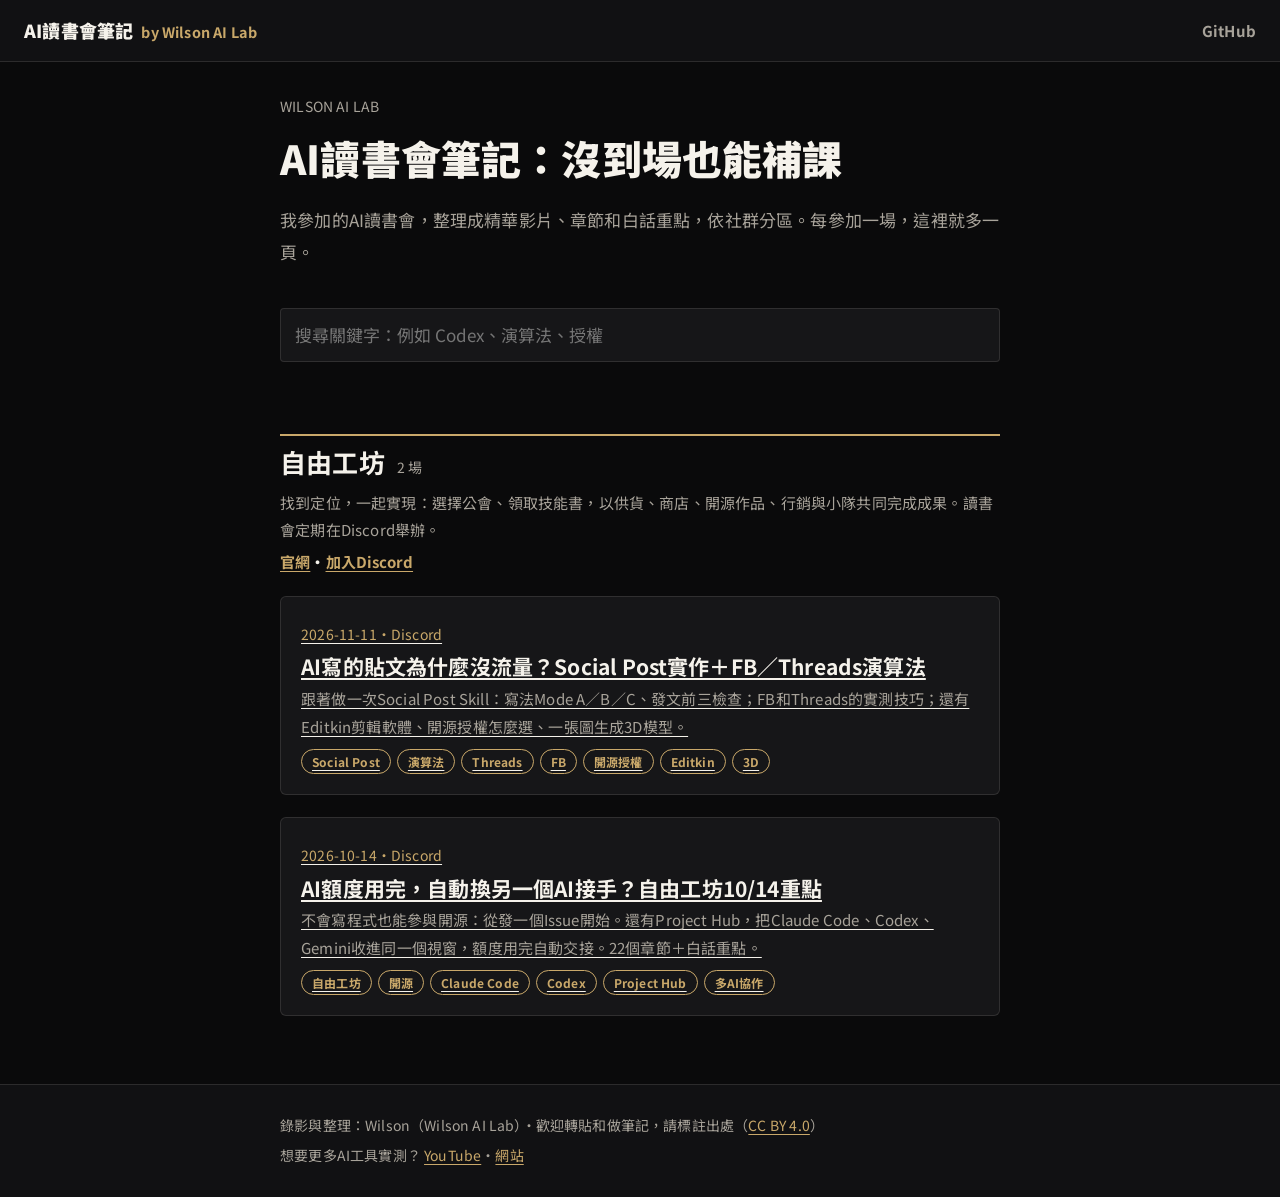
<file: docs/index.html>
<!doctype html>
<html lang="zh-Hant">
<head>
<meta charset="utf-8">
<meta name="viewport" content="width=device-width, initial-scale=1">
<title>AI讀書會筆記 by Wilson AI Lab</title>
<meta name="description" content="Wilson AI Lab整理的AI讀書會筆記：精華影片、章節與白話重點，依社群分區，每參加一場就累積一頁。講者以Discord名稱標示。">
<link rel="icon" type="image/png" href="img/favicon.png">
<link rel="apple-touch-icon" href="img/apple-touch-icon.png">
<link rel="canonical" href="https://wilsonaimaster.github.io/ai-study-club-archive/">
<meta property="og:type" content="website">
<meta property="og:site_name" content="AI讀書會筆記 by Wilson AI Lab">
<meta property="og:title" content="AI讀書會筆記 by Wilson AI Lab">
<meta property="og:description" content="Wilson AI Lab整理的AI讀書會筆記：精華影片、章節與白話重點，依社群分區，每參加一場就累積一頁。講者以Discord名稱標示。">
<meta property="og:url" content="https://wilsonaimaster.github.io/ai-study-club-archive/">
<meta property="og:image" content="https://wilsonaimaster.github.io/ai-study-club-archive/img/og-home.jpg">
<meta property="og:image:width" content="1200">
<meta property="og:image:height" content="630">
<meta property="og:locale" content="zh_TW">
<meta name="twitter:card" content="summary_large_image">
<meta name="twitter:title" content="AI讀書會筆記 by Wilson AI Lab">
<meta name="twitter:description" content="Wilson AI Lab整理的AI讀書會筆記：精華影片、章節與白話重點，依社群分區，每參加一場就累積一頁。講者以Discord名稱標示。">
<meta name="twitter:image" content="https://wilsonaimaster.github.io/ai-study-club-archive/img/og-home.jpg">
<link rel="stylesheet" href="style.css">
</head>
<body>
<header class="topbar">
  <a class="brand" href="./">AI讀書會筆記 <span>by Wilson AI Lab</span></a>
  <nav><a href="https://github.com/WilsonAImaster/ai-study-club-archive">GitHub</a></nav>
</header>
<main class="wrap">
<p class="eyebrow">WILSON AI LAB</p>
<h1>AI讀書會筆記：沒到場也能補課</h1>
<p class="lead">我參加的AI讀書會，整理成精華影片、章節和白話重點，依社群分區。每參加一場，這裡就多一頁。</p>
<input class="search" type="search" placeholder="搜尋關鍵字：例如 Codex、演算法、授權" data-search aria-label="搜尋紀錄">
<div data-stream-groups></div>
</main>
<footer class="site-footer" data-footer></footer>
<script src="site.js"></script>
<!-- Cloudflare Web Analytics --><script type='module' src='https://static.cloudflareinsights.com/beacon.min.js' data-cf-beacon='{"token": "fbad8f9c527c4fb58cd404a95f3060f7"}'></script><!-- End Cloudflare Web Analytics -->
</body>
</html>
</file>
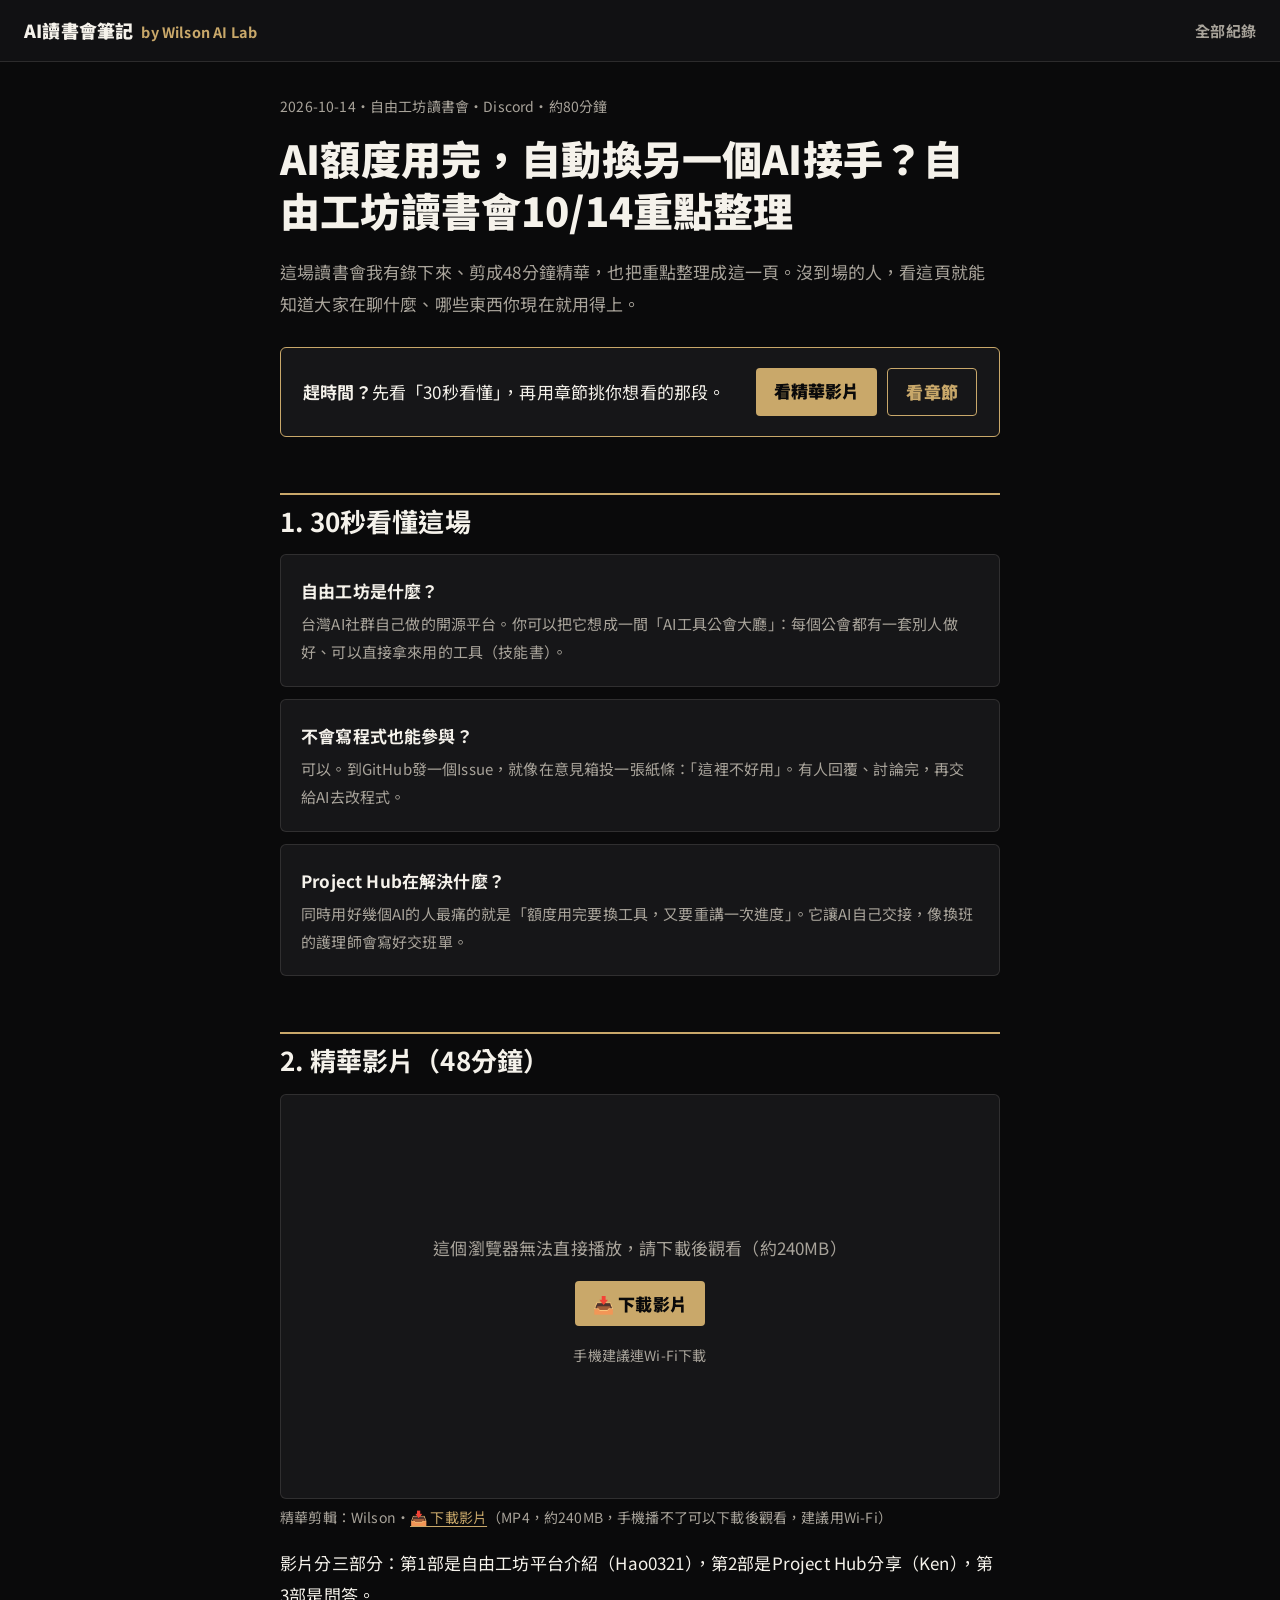
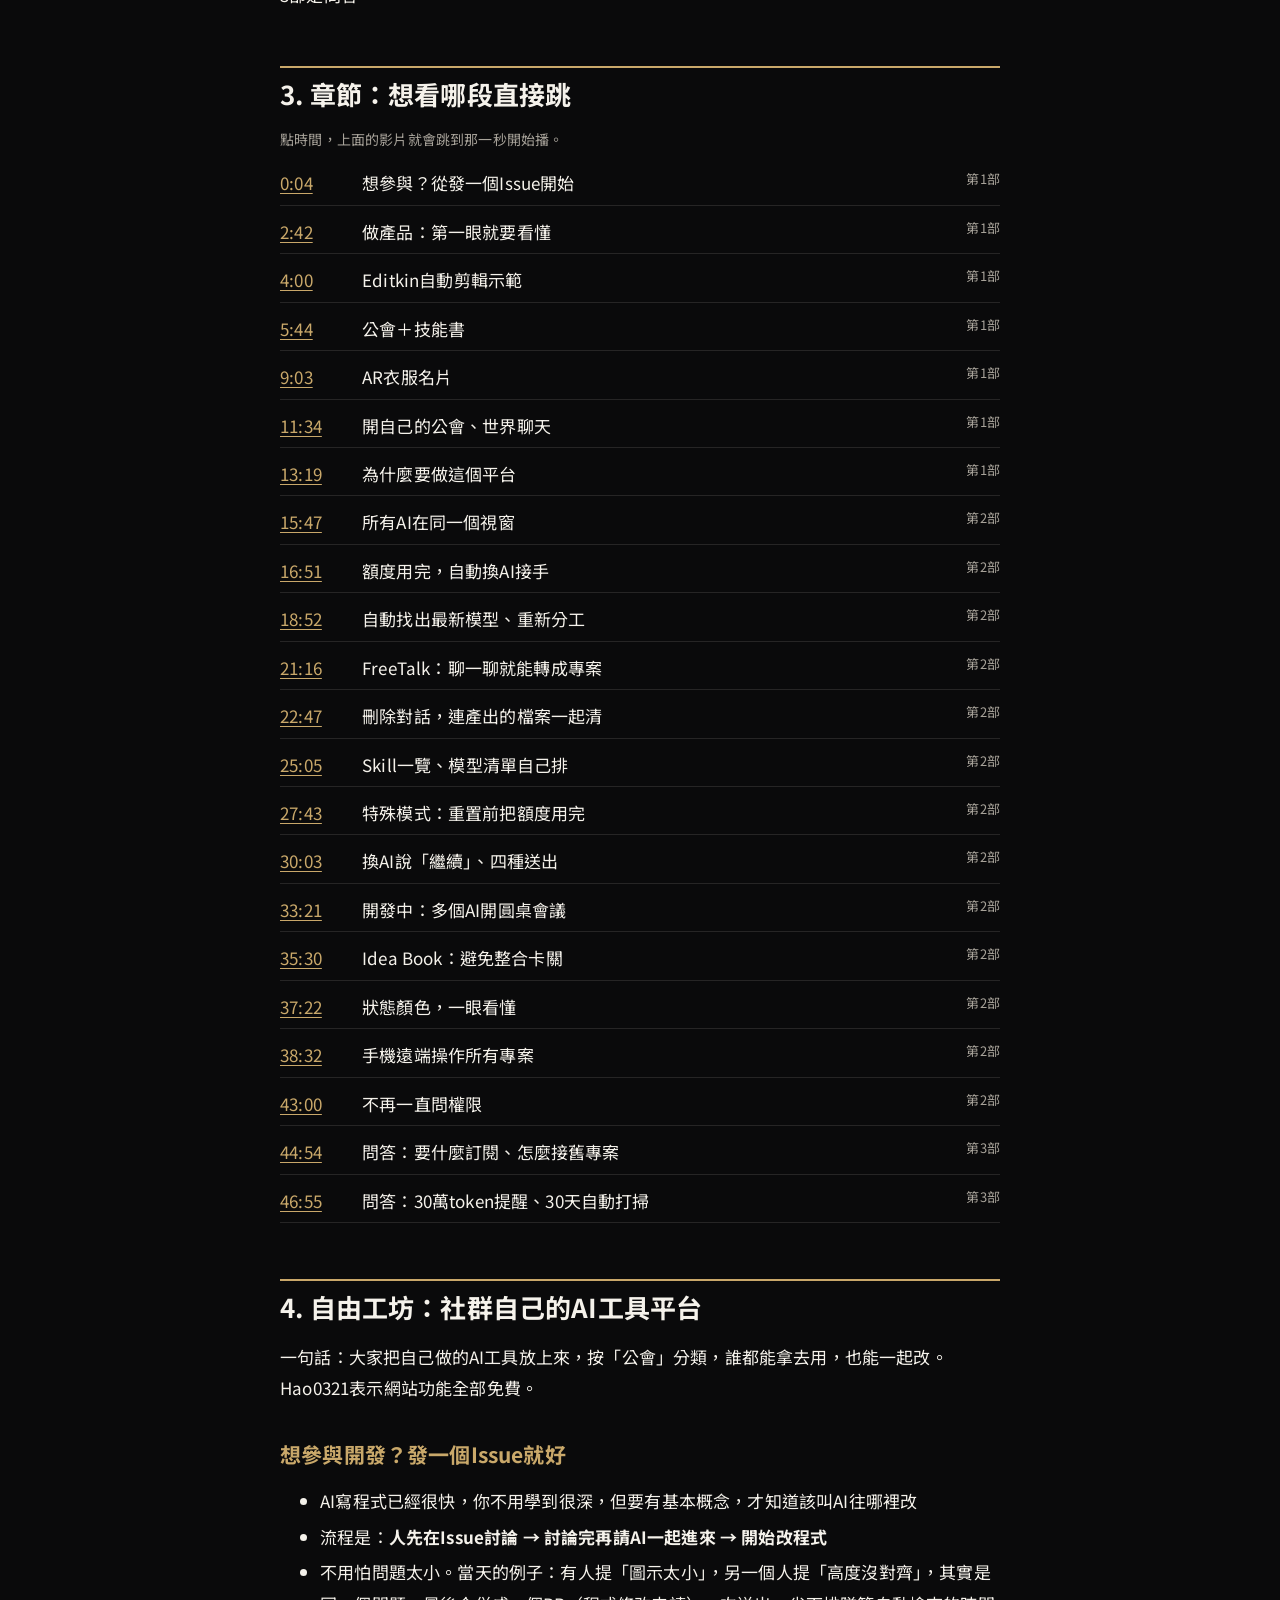
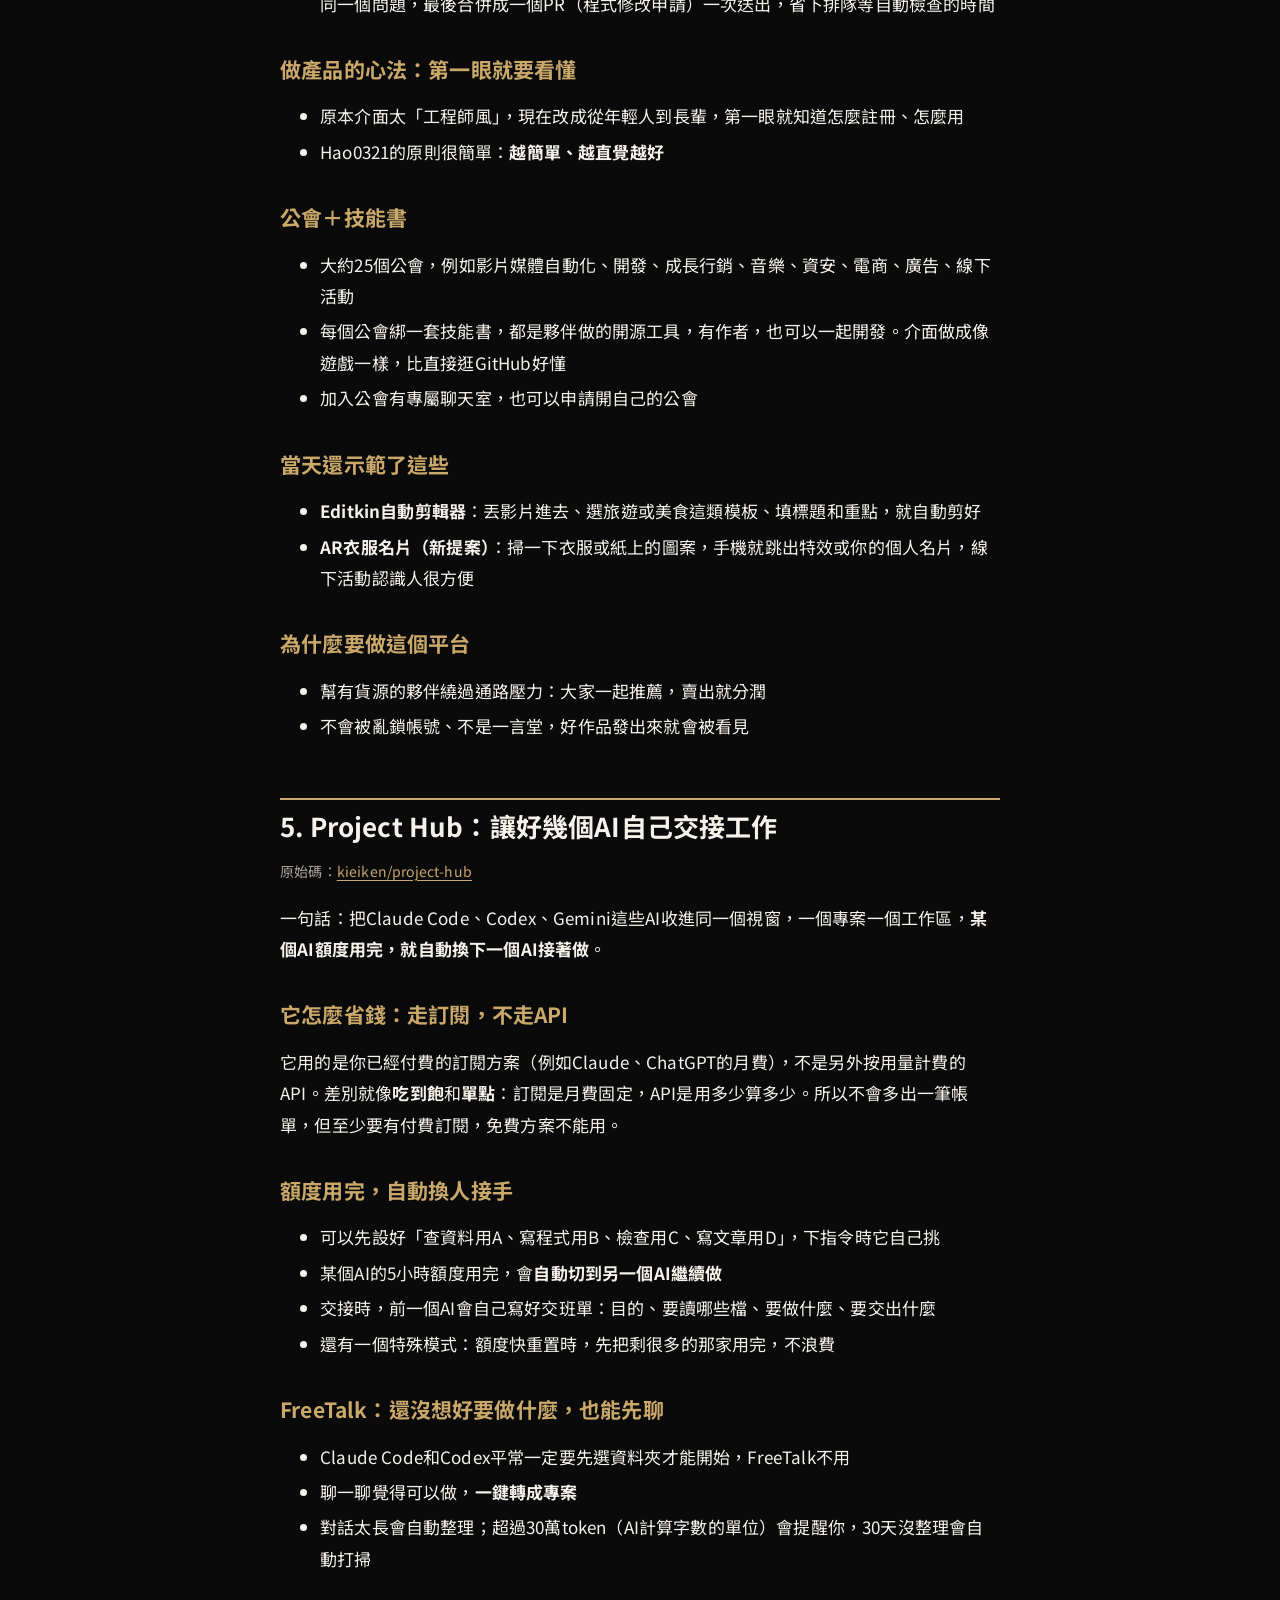
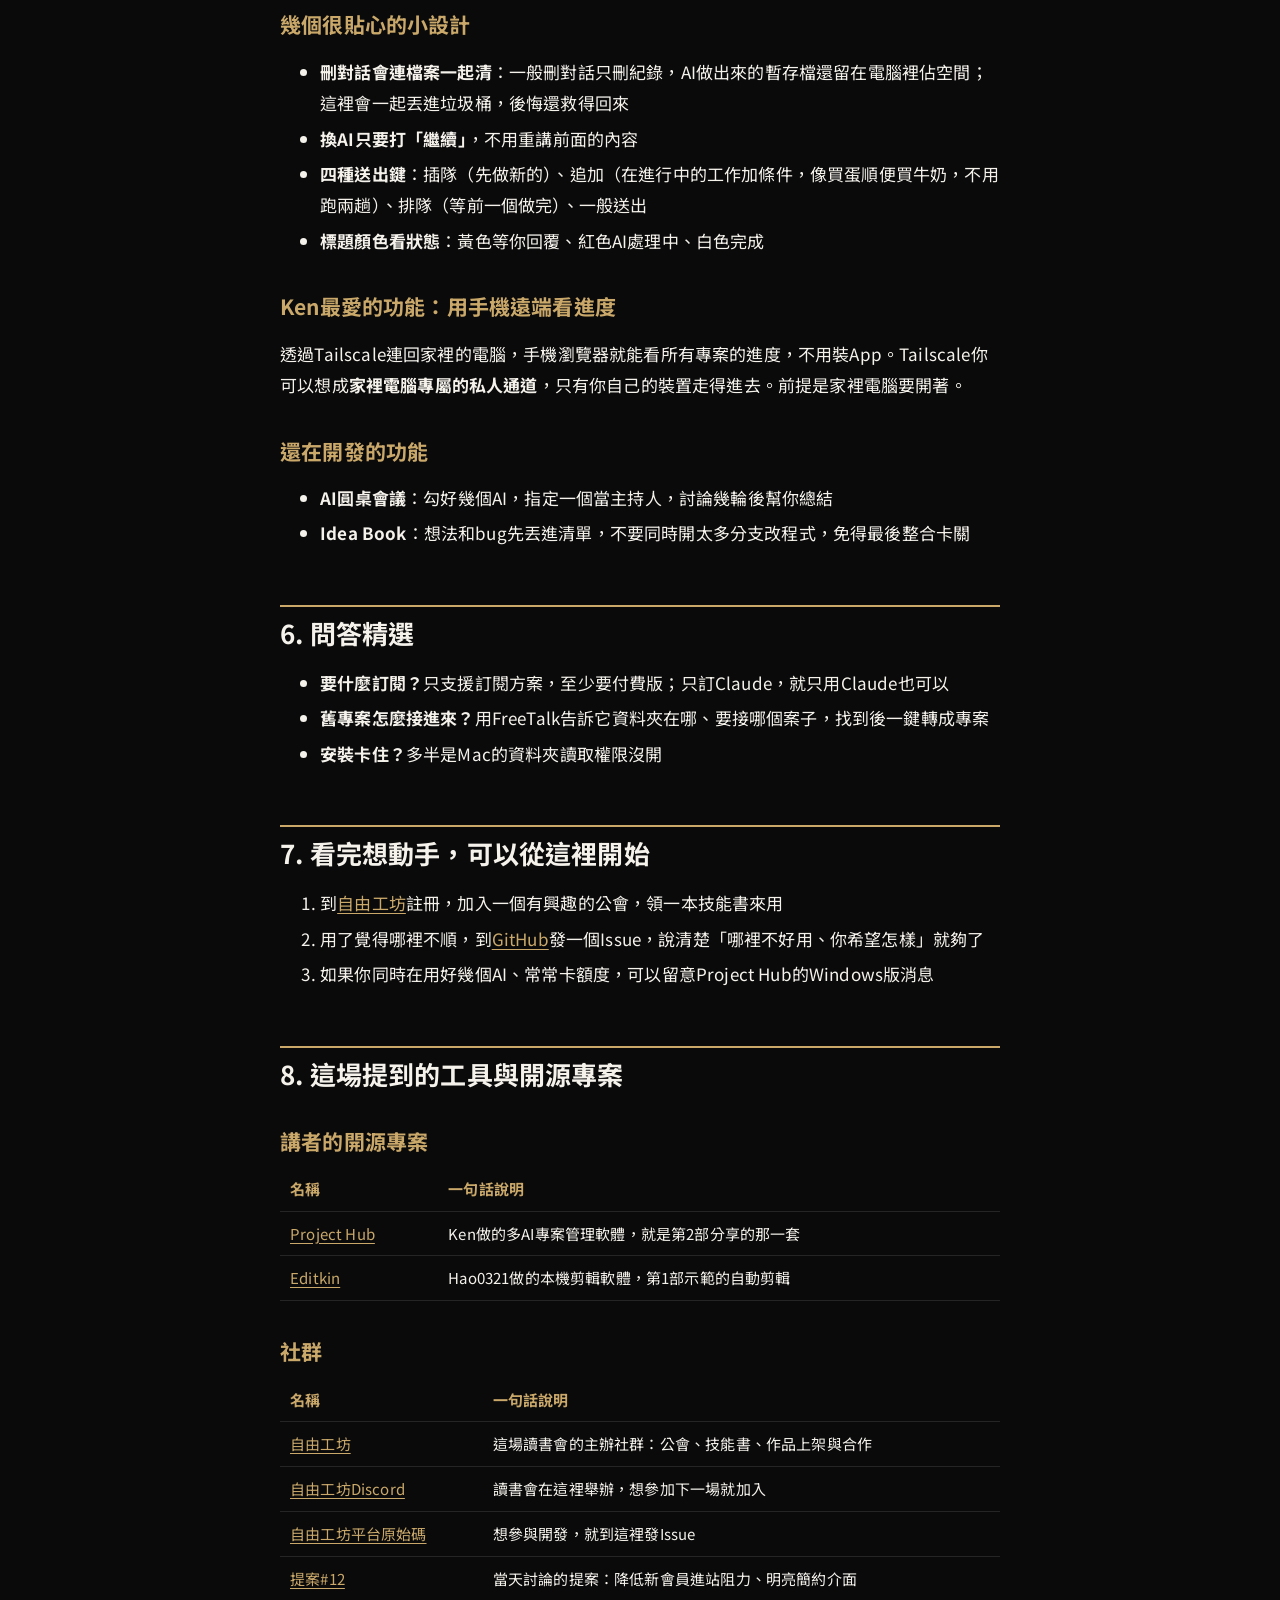
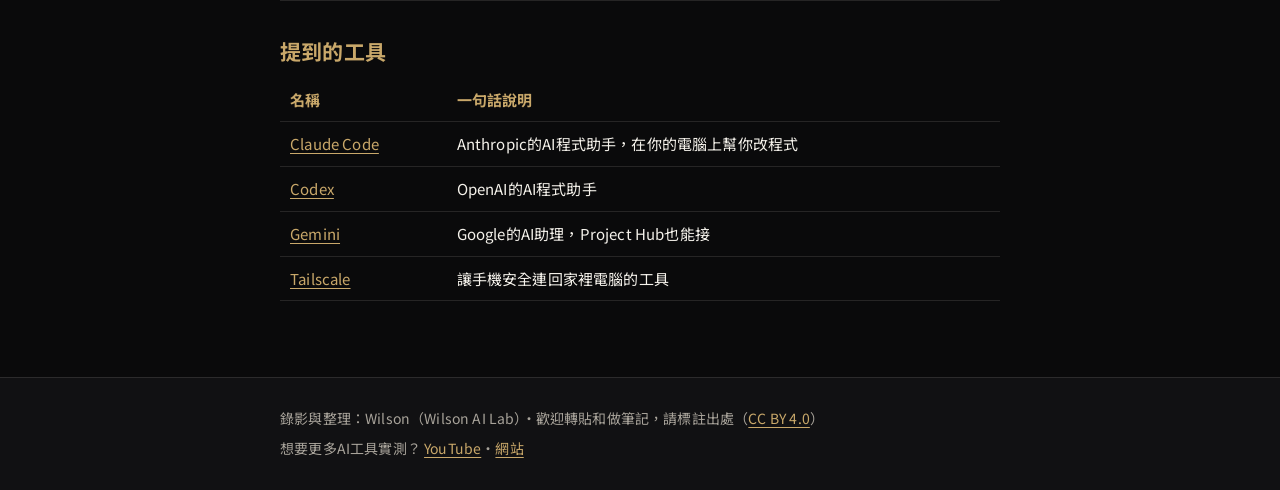
<file: docs/streams/2026-10-14-ama-project-hub/index.html>
<!doctype html>
<html lang="zh-Hant">
<head>
<meta charset="utf-8">
<meta name="viewport" content="width=device-width, initial-scale=1">
<title>AI額度用完，自動換另一個AI接手？自由工坊讀書會10/14重點整理</title>
<meta name="description" content="自由工坊平台怎麼從一個GitHub Issue開始參與；Project Hub把Claude Code、Codex、Gemini收進同一個視窗，額度用完自動換人接手。22個章節與白話重點。">
<link rel="icon" type="image/png" href="../../img/favicon.png">
<link rel="apple-touch-icon" href="../../img/apple-touch-icon.png">
<link rel="canonical" href="https://wilsonaimaster.github.io/ai-study-club-archive/streams/2026-10-14-ama-project-hub/">
<meta property="og:type" content="article">
<meta property="og:site_name" content="AI讀書會筆記 by Wilson AI Lab">
<meta property="og:title" content="AI額度用完，自動換另一個AI接手？自由工坊讀書會10/14重點整理">
<meta property="og:description" content="自由工坊平台怎麼從一個GitHub Issue開始參與；Project Hub把Claude Code、Codex、Gemini收進同一個視窗，額度用完自動換人接手。22個章節與白話重點。">
<meta property="og:url" content="https://wilsonaimaster.github.io/ai-study-club-archive/streams/2026-10-14-ama-project-hub/">
<meta property="og:image" content="https://wilsonaimaster.github.io/ai-study-club-archive/img/og-2026-10-14.jpg">
<meta property="og:image:width" content="1200">
<meta property="og:image:height" content="630">
<meta property="og:locale" content="zh_TW">
<meta name="twitter:card" content="summary_large_image">
<meta name="twitter:title" content="AI額度用完，自動換另一個AI接手？自由工坊讀書會10/14重點整理">
<meta name="twitter:description" content="自由工坊平台怎麼從一個GitHub Issue開始參與；Project Hub把Claude Code、Codex、Gemini收進同一個視窗，額度用完自動換人接手。22個章節與白話重點。">
<meta name="twitter:image" content="https://wilsonaimaster.github.io/ai-study-club-archive/img/og-2026-10-14.jpg">
<link rel="stylesheet" href="../../style.css">
</head>
<body>
<header class="topbar">
  <a class="brand" href="../../">AI讀書會筆記 <span>by Wilson AI Lab</span></a>
  <nav><a href="../../">全部紀錄</a></nav>
</header>
<main class="wrap">

<p class="eyebrow">2026-10-14・自由工坊讀書會・Discord・約80分鐘</p>
<h1>AI額度用完，自動換另一個AI接手？自由工坊讀書會10/14重點整理</h1>
<p class="lead">這場讀書會我有錄下來、剪成48分鐘精華，也把重點整理成這一頁。沒到場的人，看這頁就能知道大家在聊什麼、哪些東西你現在就用得上。</p>


<div class="get-box">
  <p><strong>趕時間？</strong>先看「30秒看懂」，再用章節挑你想看的那段。</p>
  <div class="btns"><a class="btn" href="#video">看精華影片</a><a class="btn ghost" href="#chapters">看章節</a></div>
</div>

<h2 id="quick">1. 30秒看懂這場</h2>
<div class="quick">
  <div class="card"><b>自由工坊是什麼？</b><p>台灣AI社群自己做的開源平台。你可以把它想成一間「AI工具公會大廳」：每個公會都有一套別人做好、可以直接拿來用的工具（技能書）。</p></div>
  <div class="card"><b>不會寫程式也能參與？</b><p>可以。到GitHub發一個Issue，就像在意見箱投一張紙條：「這裡不好用」。有人回覆、討論完，再交給AI去改程式。</p></div>
  <div class="card"><b>Project Hub在解決什麼？</b><p>同時用好幾個AI的人最痛的就是「額度用完要換工具，又要重講一次進度」。它讓AI自己交接，像換班的護理師會寫好交班單。</p></div>
</div>

<h2 id="video">2. 精華影片（48分鐘）</h2>
<div class="video" data-video="highlight" data-size="約240MB" data-poster="../../img/poster-2026-10-14.jpg"></div>
<p class="video-caption">精華剪輯：Wilson・<a href="https://github.com/WilsonAImaster/ai-study-club-archive/releases/download/2026-10-14-ama/2026-10-14-ama-highlight.mp4">📥 下載影片</a>（MP4，約240MB，手機播不了可以下載後觀看，建議用Wi-Fi）</p>
<p>影片分三部分：第1部是自由工坊平台介紹（Hao0321），第2部是Project Hub分享（Ken），第3部是問答。</p>

<h2 id="chapters">3. 章節：想看哪段直接跳</h2>
<p class="video-caption">點時間，上面的影片就會跳到那一秒開始播。</p>
<ul class="chapters">
<li data-video="highlight" data-t="4"><a class="time"></a>想參與？從發一個Issue開始<span class="part">第1部</span></li>
<li data-video="highlight" data-t="162"><a class="time"></a>做產品：第一眼就要看懂<span class="part">第1部</span></li>
<li data-video="highlight" data-t="240"><a class="time"></a>Editkin自動剪輯示範<span class="part">第1部</span></li>
<li data-video="highlight" data-t="344"><a class="time"></a>公會＋技能書<span class="part">第1部</span></li>
<li data-video="highlight" data-t="543"><a class="time"></a>AR衣服名片<span class="part">第1部</span></li>
<li data-video="highlight" data-t="694"><a class="time"></a>開自己的公會、世界聊天<span class="part">第1部</span></li>
<li data-video="highlight" data-t="799"><a class="time"></a>為什麼要做這個平台<span class="part">第1部</span></li>
<li data-video="highlight" data-t="947"><a class="time"></a>所有AI在同一個視窗<span class="part">第2部</span></li>
<li data-video="highlight" data-t="1011"><a class="time"></a>額度用完，自動換AI接手<span class="part">第2部</span></li>
<li data-video="highlight" data-t="1132"><a class="time"></a>自動找出最新模型、重新分工<span class="part">第2部</span></li>
<li data-video="highlight" data-t="1276"><a class="time"></a>FreeTalk：聊一聊就能轉成專案<span class="part">第2部</span></li>
<li data-video="highlight" data-t="1367"><a class="time"></a>刪除對話，連產出的檔案一起清<span class="part">第2部</span></li>
<li data-video="highlight" data-t="1505"><a class="time"></a>Skill一覽、模型清單自己排<span class="part">第2部</span></li>
<li data-video="highlight" data-t="1663"><a class="time"></a>特殊模式：重置前把額度用完<span class="part">第2部</span></li>
<li data-video="highlight" data-t="1803"><a class="time"></a>換AI說「繼續」、四種送出<span class="part">第2部</span></li>
<li data-video="highlight" data-t="2001"><a class="time"></a>開發中：多個AI開圓桌會議<span class="part">第2部</span></li>
<li data-video="highlight" data-t="2130"><a class="time"></a>Idea Book：避免整合卡關<span class="part">第2部</span></li>
<li data-video="highlight" data-t="2242"><a class="time"></a>狀態顏色，一眼看懂<span class="part">第2部</span></li>
<li data-video="highlight" data-t="2312"><a class="time"></a>手機遠端操作所有專案<span class="part">第2部</span></li>
<li data-video="highlight" data-t="2580"><a class="time"></a>不再一直問權限<span class="part">第2部</span></li>
<li data-video="highlight" data-t="2694"><a class="time"></a>問答：要什麼訂閱、怎麼接舊專案<span class="part">第3部</span></li>
<li data-video="highlight" data-t="2815"><a class="time"></a>問答：30萬token提醒、30天自動打掃<span class="part">第3部</span></li>
</ul>

<h2 id="part1">4. 自由工坊：社群自己的AI工具平台</h2>
<p>一句話：大家把自己做的AI工具放上來，按「公會」分類，誰都能拿去用，也能一起改。Hao0321表示網站功能全部免費。</p>

<h3>想參與開發？發一個Issue就好</h3>
<ul>
<li>AI寫程式已經很快，你不用學到很深，但要有基本概念，才知道該叫AI往哪裡改</li>
<li>流程是：<strong>人先在Issue討論 → 討論完再請AI一起進來 → 開始改程式</strong></li>
<li>不用怕問題太小。當天的例子：有人提「圖示太小」，另一個人提「高度沒對齊」，其實是同一個問題，最後合併成一個PR（程式修改申請）一次送出，省下排隊等自動檢查的時間</li>
</ul>

<h3>做產品的心法：第一眼就要看懂</h3>
<ul>
<li>原本介面太「工程師風」，現在改成從年輕人到長輩，第一眼就知道怎麼註冊、怎麼用</li>
<li>Hao0321的原則很簡單：<strong>越簡單、越直覺越好</strong></li>
</ul>

<h3>公會＋技能書</h3>
<ul>
<li>大約25個公會，例如影片媒體自動化、開發、成長行銷、音樂、資安、電商、廣告、線下活動</li>
<li>每個公會綁一套技能書，都是夥伴做的開源工具，有作者，也可以一起開發。介面做成像遊戲一樣，比直接逛GitHub好懂</li>
<li>加入公會有專屬聊天室，也可以申請開自己的公會</li>
</ul>

<h3>當天還示範了這些</h3>
<ul>
<li><strong>Editkin自動剪輯器</strong>：丟影片進去、選旅遊或美食這類模板、填標題和重點，就自動剪好</li>
<li><strong>AR衣服名片（新提案）</strong>：掃一下衣服或紙上的圖案，手機就跳出特效或你的個人名片，線下活動認識人很方便</li>
</ul>

<h3>為什麼要做這個平台</h3>
<ul>
<li>幫有貨源的夥伴繞過通路壓力：大家一起推薦，賣出就分潤</li>
<li>不會被亂鎖帳號、不是一言堂，好作品發出來就會被看見</li>
</ul>

<h2 id="part2">5. Project Hub：讓好幾個AI自己交接工作</h2>
<p class="video-caption">原始碼：<a href="https://github.com/kieiken/project-hub">kieiken/project-hub</a></p>
<p>一句話：把Claude Code、Codex、Gemini這些AI收進同一個視窗，一個專案一個工作區，<strong>某個AI額度用完，就自動換下一個AI接著做</strong>。</p>

<h3>它怎麼省錢：走訂閱，不走API</h3>
<p>它用的是你已經付費的訂閱方案（例如Claude、ChatGPT的月費），不是另外按用量計費的API。差別就像<strong>吃到飽</strong>和<strong>單點</strong>：訂閱是月費固定，API是用多少算多少。所以不會多出一筆帳單，但至少要有付費訂閱，免費方案不能用。</p>

<h3>額度用完，自動換人接手</h3>
<ul>
<li>可以先設好「查資料用A、寫程式用B、檢查用C、寫文章用D」，下指令時它自己挑</li>
<li>某個AI的5小時額度用完，會<strong>自動切到另一個AI繼續做</strong></li>
<li>交接時，前一個AI會自己寫好交班單：目的、要讀哪些檔、要做什麼、要交出什麼</li>
<li>還有一個特殊模式：額度快重置時，先把剩很多的那家用完，不浪費</li>
</ul>

<h3>FreeTalk：還沒想好要做什麼，也能先聊</h3>
<ul>
<li>Claude Code和Codex平常一定要先選資料夾才能開始，FreeTalk不用</li>
<li>聊一聊覺得可以做，<strong>一鍵轉成專案</strong></li>
<li>對話太長會自動整理；超過30萬token（AI計算字數的單位）會提醒你，30天沒整理會自動打掃</li>
</ul>

<h3>幾個很貼心的小設計</h3>
<ul>
<li><strong>刪對話會連檔案一起清</strong>：一般刪對話只刪紀錄，AI做出來的暫存檔還留在電腦裡佔空間；這裡會一起丟進垃圾桶，後悔還救得回來</li>
<li><strong>換AI只要打「繼續」</strong>，不用重講前面的內容</li>
<li><strong>四種送出鍵</strong>：插隊（先做新的）、追加（在進行中的工作加條件，像買蛋順便買牛奶，不用跑兩趟）、排隊（等前一個做完）、一般送出</li>
<li><strong>標題顏色看狀態</strong>：黃色等你回覆、紅色AI處理中、白色完成</li>
</ul>

<h3>Ken最愛的功能：用手機遠端看進度</h3>
<p>透過Tailscale連回家裡的電腦，手機瀏覽器就能看所有專案的進度，不用裝App。Tailscale你可以想成<strong>家裡電腦專屬的私人通道</strong>，只有你自己的裝置走得進去。前提是家裡電腦要開著。</p>

<h3>還在開發的功能</h3>
<ul>
<li><strong>AI圓桌會議</strong>：勾好幾個AI，指定一個當主持人，討論幾輪後幫你總結</li>
<li><strong>Idea Book</strong>：想法和bug先丟進清單，不要同時開太多分支改程式，免得最後整合卡關</li>
</ul>

<h2 id="qa">6. 問答精選</h2>
<ul>
<li><strong>要什麼訂閱？</strong>只支援訂閱方案，至少要付費版；只訂Claude，就只用Claude也可以</li>
<li><strong>舊專案怎麼接進來？</strong>用FreeTalk告訴它資料夾在哪、要接哪個案子，找到後一鍵轉成專案</li>
<li><strong>安裝卡住？</strong>多半是Mac的資料夾讀取權限沒開</li>
</ul>

<h2 id="start">7. 看完想動手，可以從這裡開始</h2>
<ol>
<li>到<a href="https://freetwai.com/">自由工坊</a>註冊，加入一個有興趣的公會，領一本技能書來用</li>
<li>用了覺得哪裡不順，到<a href="https://github.com/FreeTWAI">GitHub</a>發一個Issue，說清楚「哪裡不好用、你希望怎樣」就夠了</li>
<li>如果你同時在用好幾個AI、常常卡額度，可以留意Project Hub的Windows版消息</li>
</ol>

<h2 id="links">8. 這場提到的工具與開源專案</h2>
<h3>講者的開源專案</h3>
<table>
<tr><th>名稱</th><th>一句話說明</th></tr>
<tr><td><a href="https://github.com/kieiken/project-hub">Project Hub</a></td><td>Ken做的多AI專案管理軟體，就是第2部分享的那一套</td></tr>
<tr><td><a href="https://github.com/Hao0321/Editkin">Editkin</a></td><td>Hao0321做的本機剪輯軟體，第1部示範的自動剪輯</td></tr>
</table>
<h3>社群</h3>
<table>
<tr><th>名稱</th><th>一句話說明</th></tr>
<tr><td><a href="https://freetwai.com/">自由工坊</a></td><td>這場讀書會的主辦社群：公會、技能書、作品上架與合作</td></tr>
<tr><td><a href="https://discord.gg/MtccYqJxCx">自由工坊Discord</a></td><td>讀書會在這裡舉辦，想參加下一場就加入</td></tr>
<tr><td><a href="https://github.com/FreeTWAI/freedom-platform">自由工坊平台原始碼</a></td><td>想參與開發，就到這裡發Issue</td></tr>
<tr><td><a href="https://github.com/FreeTWAI/freedom-platform/issues/12">提案#12</a></td><td>當天討論的提案：降低新會員進站阻力、明亮簡約介面</td></tr>
</table>
<h3>提到的工具</h3>
<table>
<tr><th>名稱</th><th>一句話說明</th></tr>
<tr><td><a href="https://claude.com/product/claude-code">Claude Code</a></td><td>Anthropic的AI程式助手，在你的電腦上幫你改程式</td></tr>
<tr><td><a href="https://chatgpt.com/codex">Codex</a></td><td>OpenAI的AI程式助手</td></tr>
<tr><td><a href="https://gemini.google.com/">Gemini</a></td><td>Google的AI助理，Project Hub也能接</td></tr>
<tr><td><a href="https://tailscale.com/">Tailscale</a></td><td>讓手機安全連回家裡電腦的工具</td></tr>
</table>


</main>
<footer class="site-footer" data-footer></footer>
<script src="videos.js"></script>
<script src="../../site.js"></script>
<!-- Cloudflare Web Analytics --><script type='module' src='https://static.cloudflareinsights.com/beacon.min.js' data-cf-beacon='{"token": "fbad8f9c527c4fb58cd404a95f3060f7"}'></script><!-- End Cloudflare Web Analytics -->
</body>
</html>
</file>
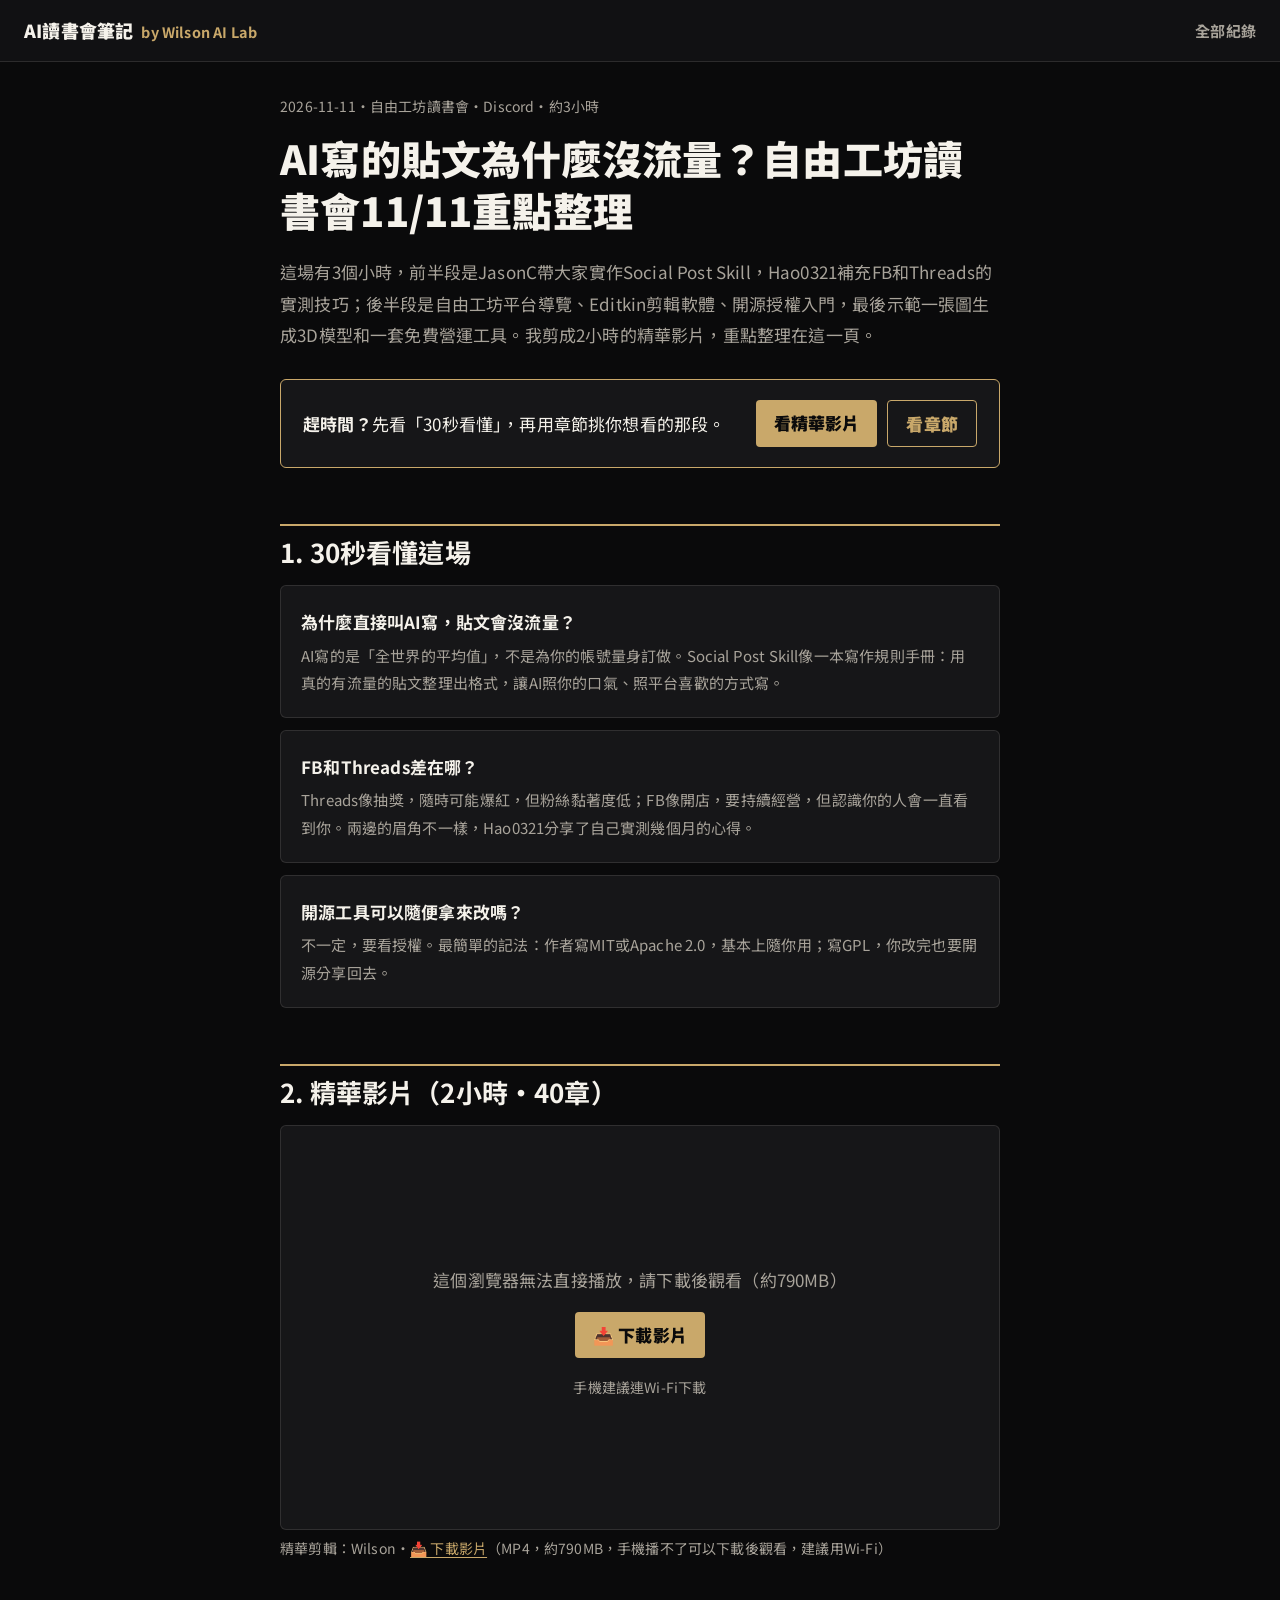
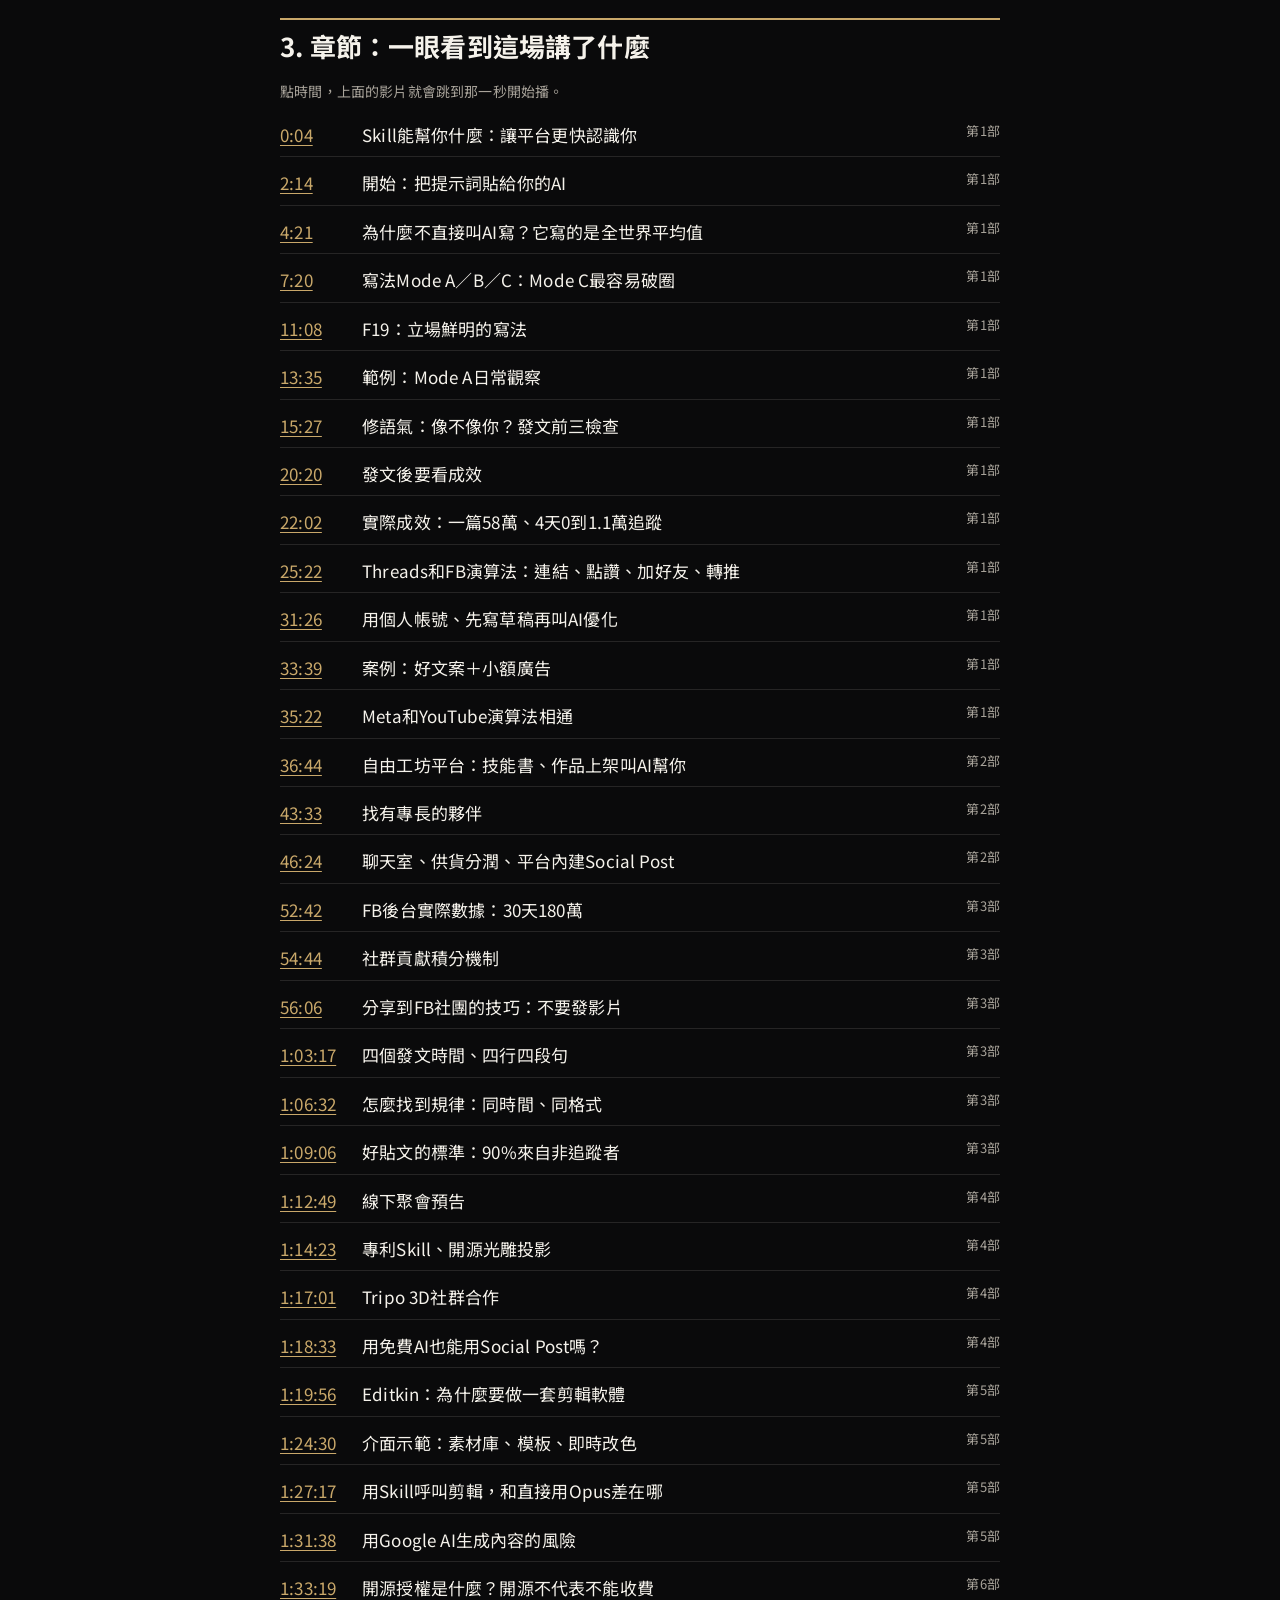
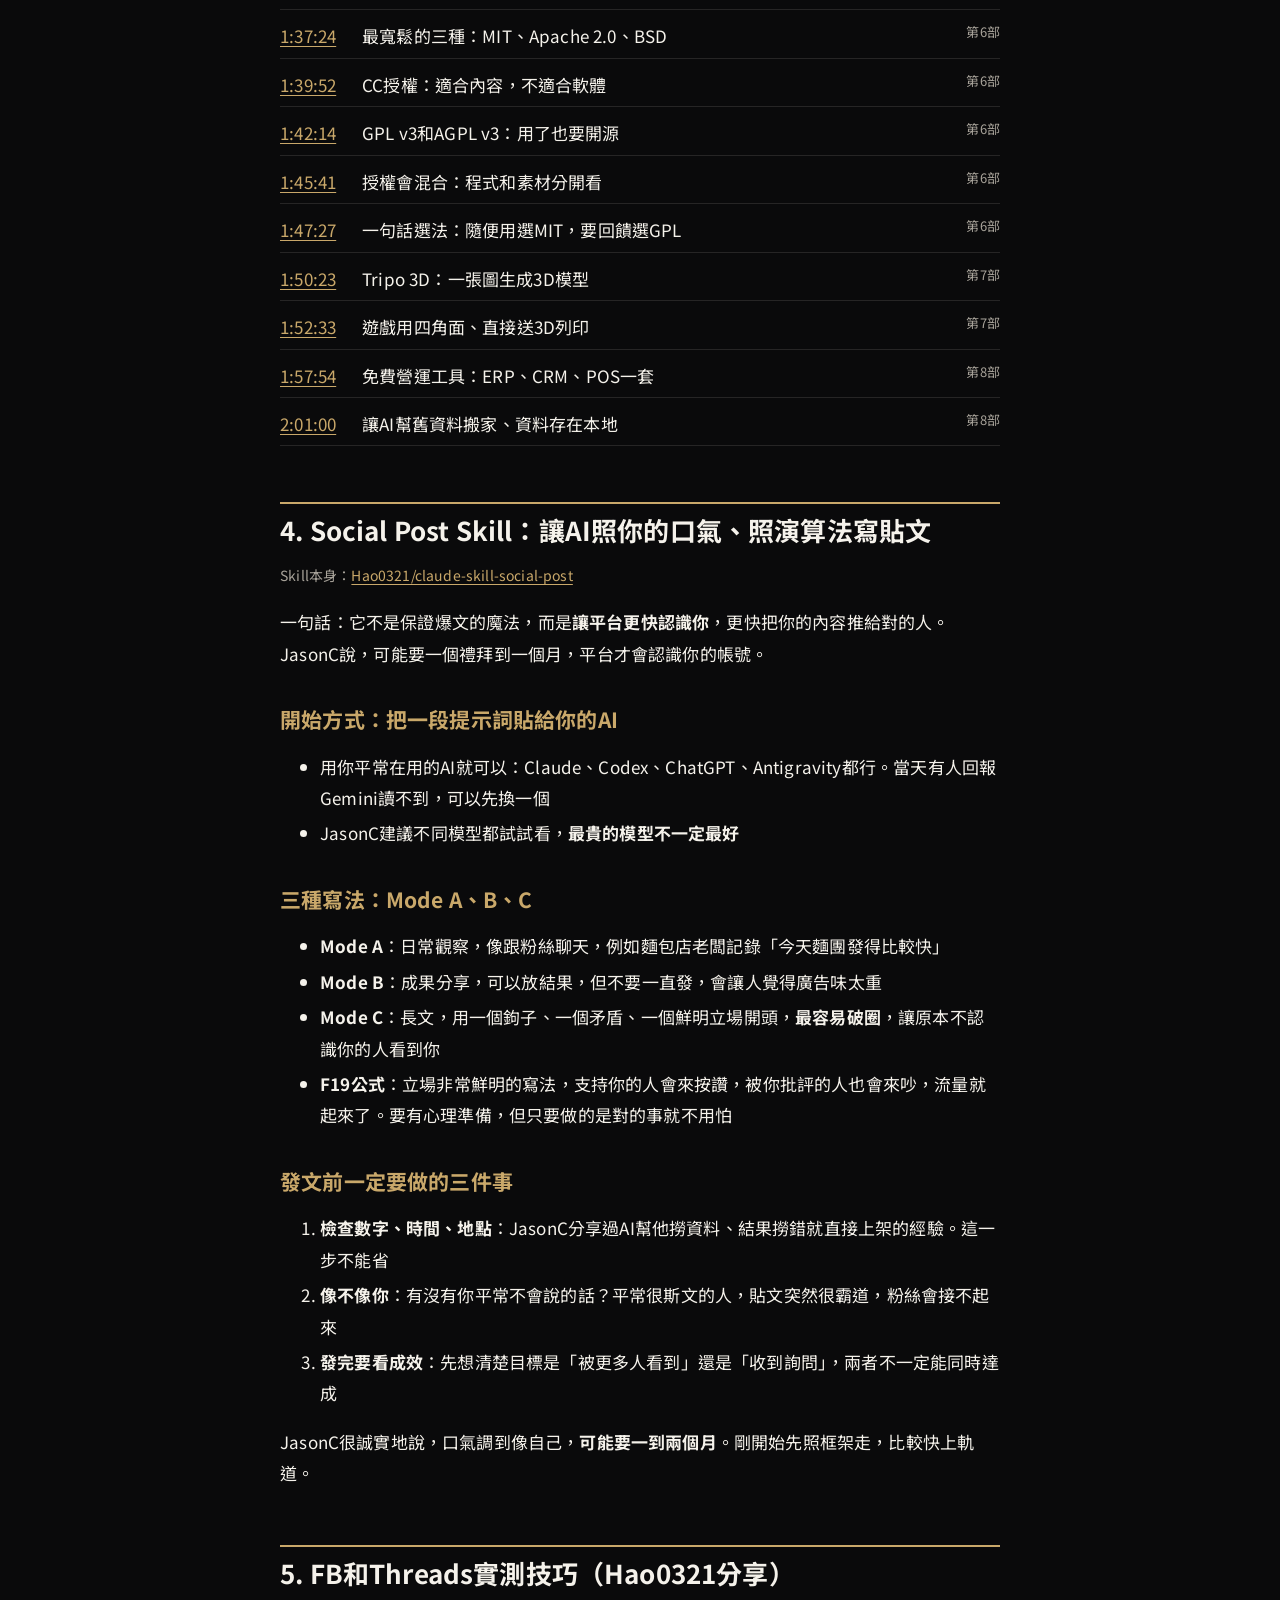
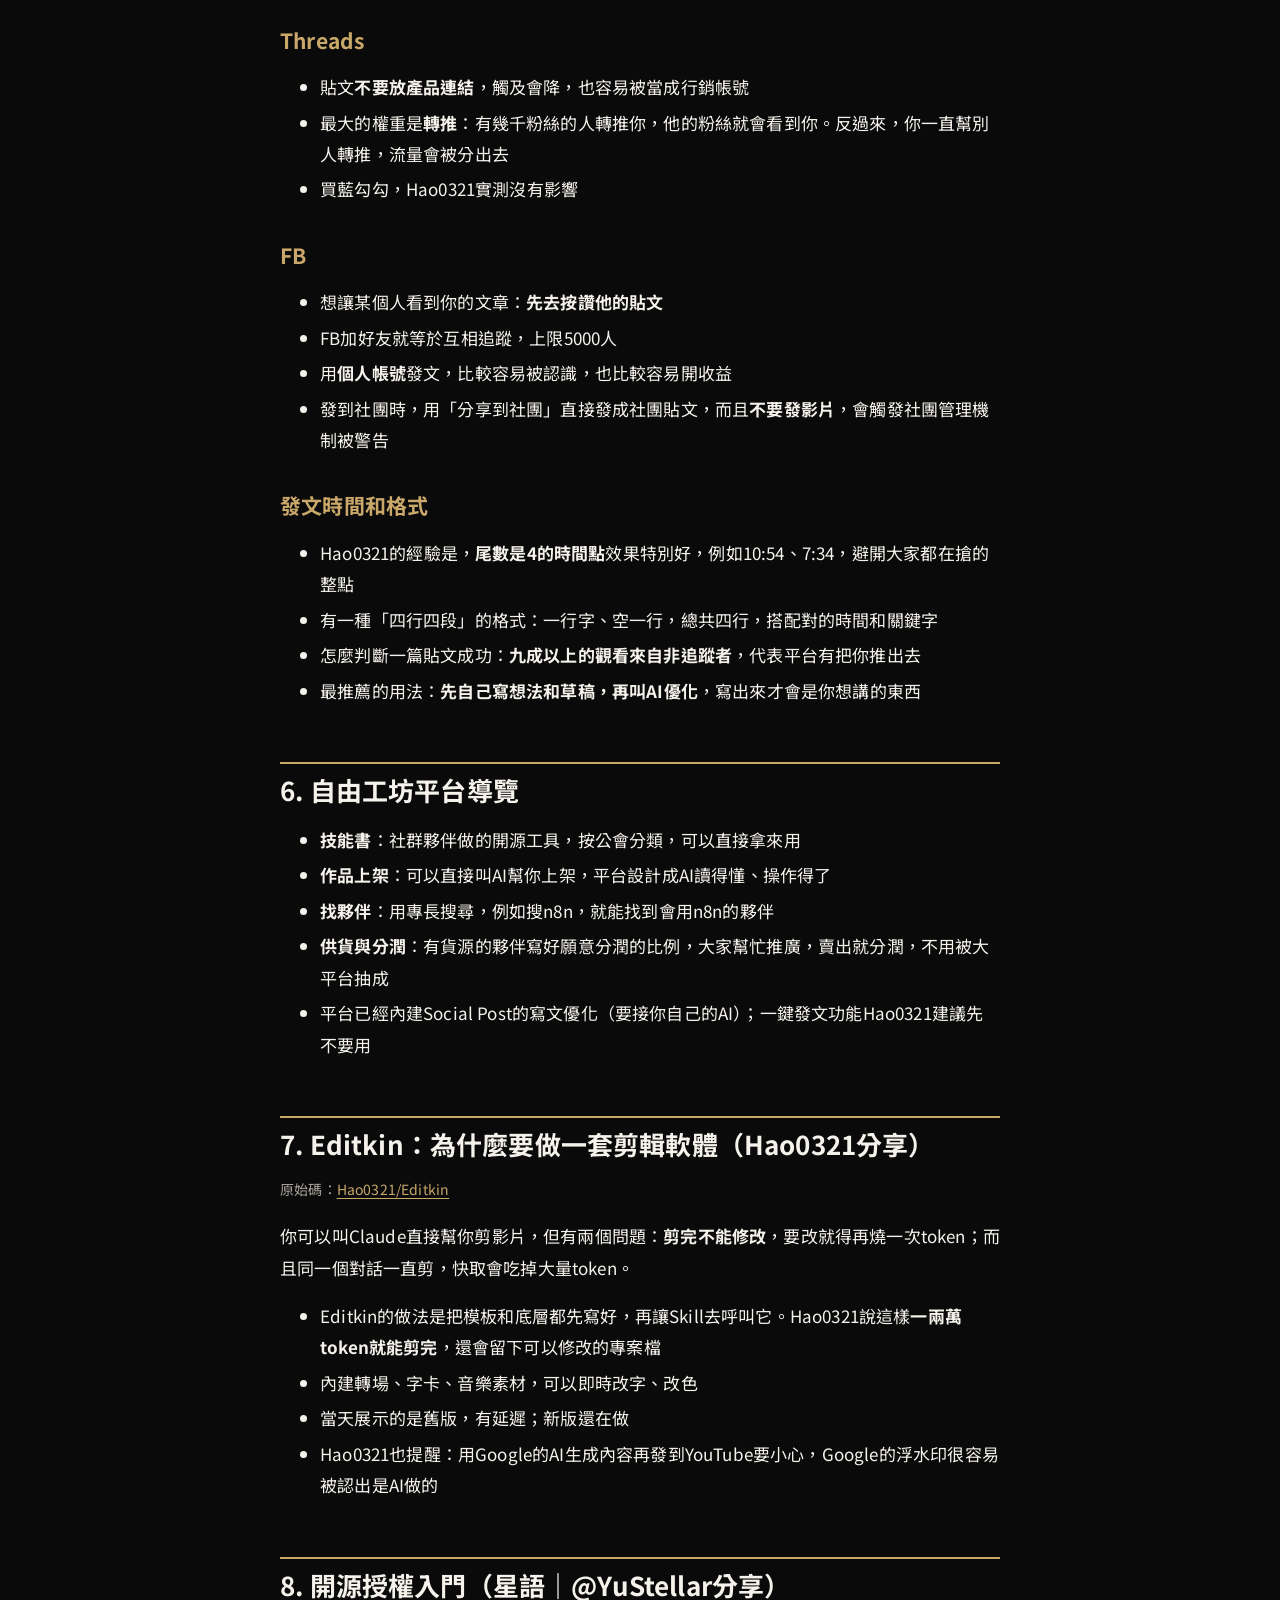
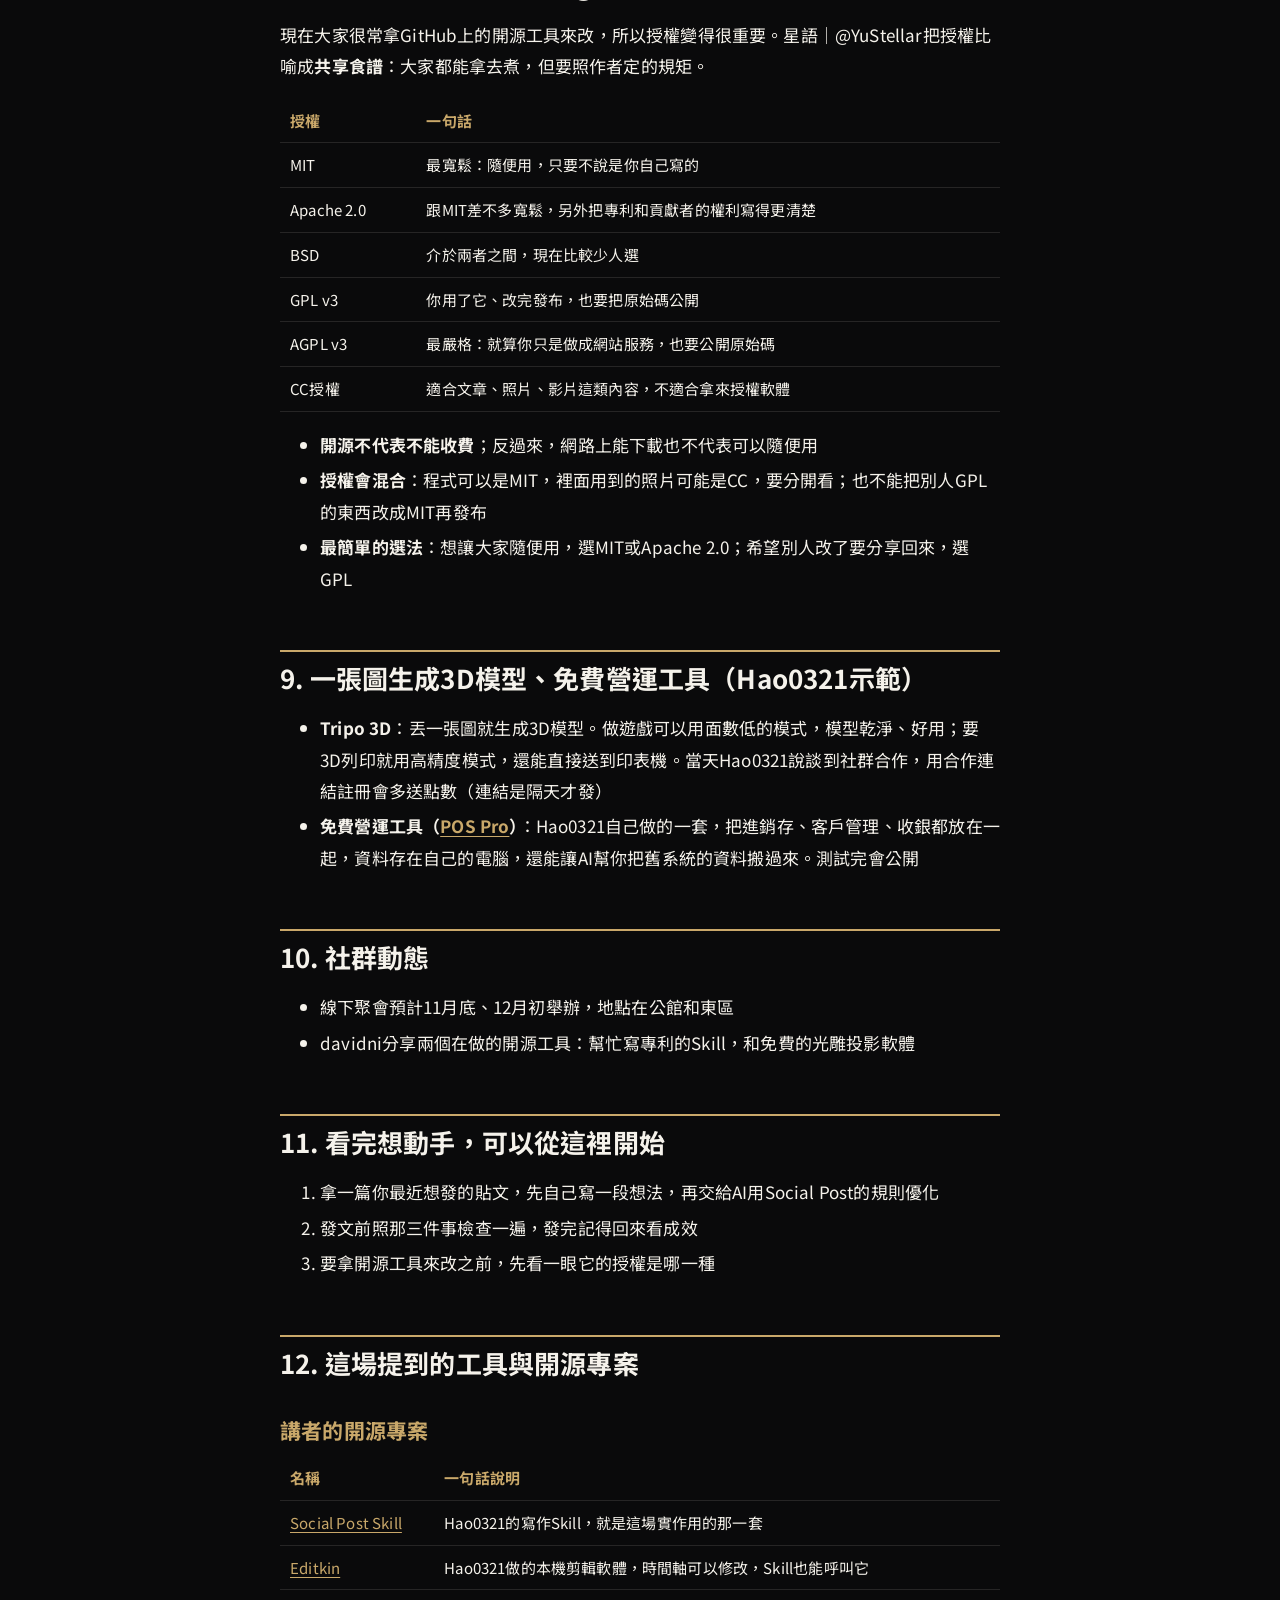
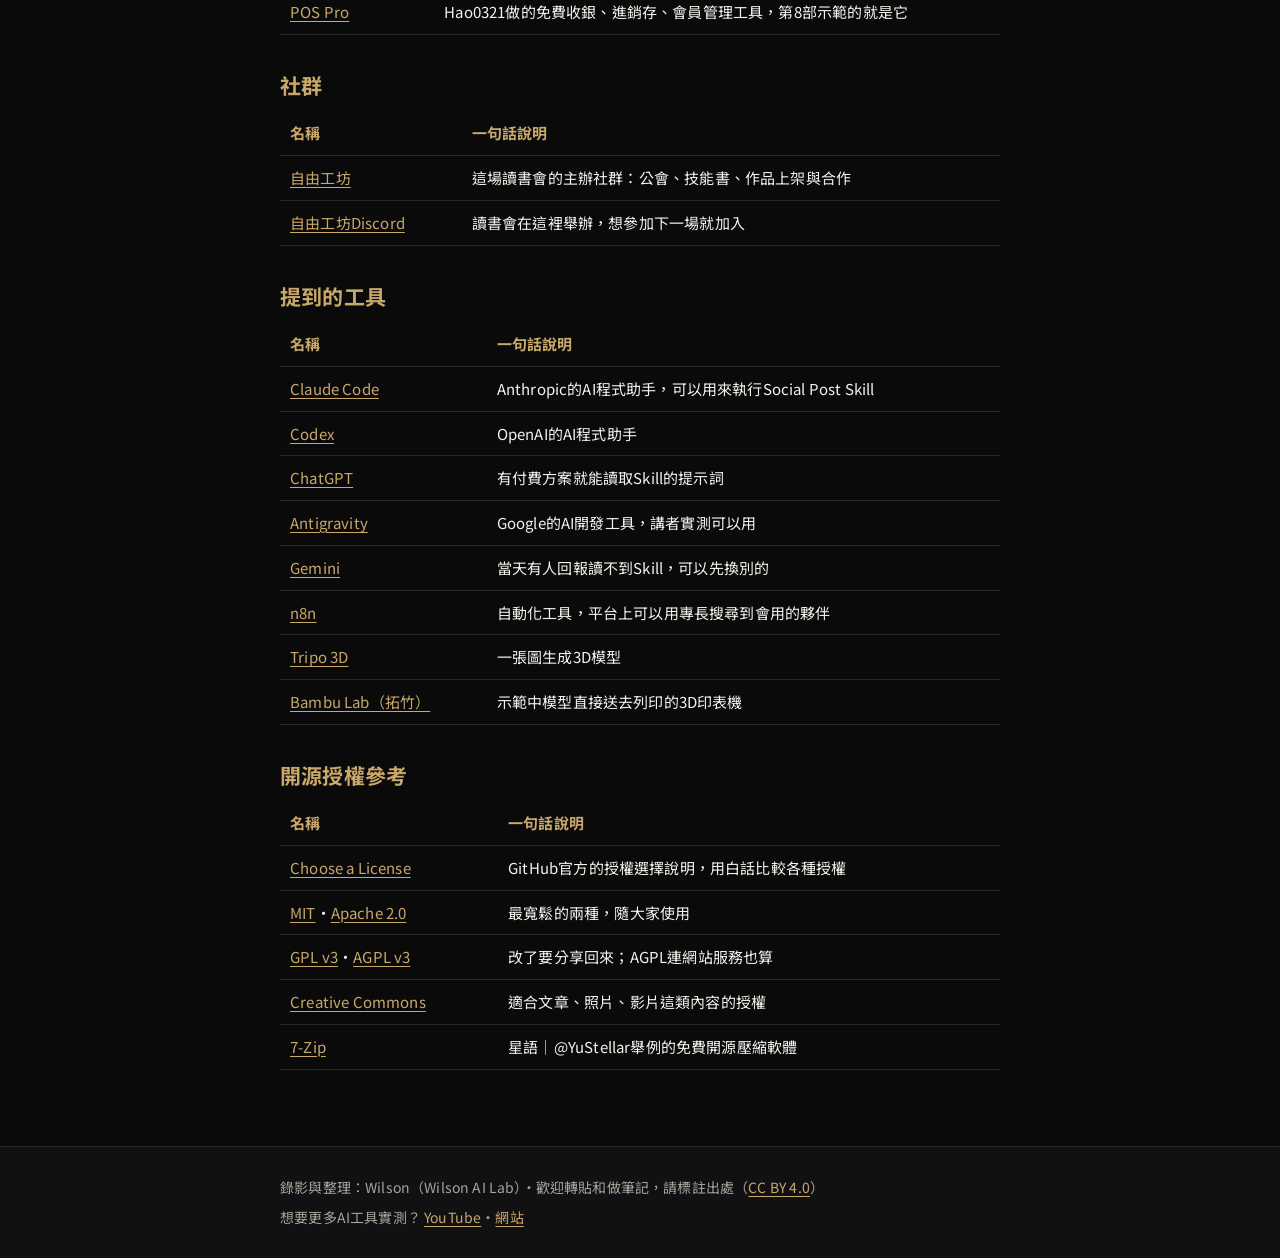
<file: docs/streams/2026-11-11-ama-social-post/index.html>
<!doctype html>
<html lang="zh-Hant">
<head>
<meta charset="utf-8">
<meta name="viewport" content="width=device-width, initial-scale=1">
<title>AI寫的貼文為什麼沒流量？自由工坊讀書會11/11重點整理</title>
<meta name="description" content="跟著做一次Social Post Skill：寫法Mode A／B／C、發文前三檢查；FB和Threads的實測技巧；Editkin剪輯軟體、開源授權怎麼選、一張圖生成3D模型、免費營運工具。40個章節與白話重點。">
<link rel="icon" type="image/png" href="../../img/favicon.png">
<link rel="apple-touch-icon" href="../../img/apple-touch-icon.png">
<link rel="canonical" href="https://wilsonaimaster.github.io/ai-study-club-archive/streams/2026-11-11-ama-social-post/">
<meta property="og:type" content="article">
<meta property="og:site_name" content="AI讀書會筆記 by Wilson AI Lab">
<meta property="og:title" content="AI寫的貼文為什麼沒流量？自由工坊讀書會11/11重點整理">
<meta property="og:description" content="跟著做一次Social Post Skill：寫法Mode A／B／C、發文前三檢查；FB和Threads的實測技巧；Editkin剪輯軟體、開源授權怎麼選、一張圖生成3D模型、免費營運工具。40個章節與白話重點。">
<meta property="og:url" content="https://wilsonaimaster.github.io/ai-study-club-archive/streams/2026-11-11-ama-social-post/">
<meta property="og:image" content="https://wilsonaimaster.github.io/ai-study-club-archive/img/og-2026-11-11.jpg">
<meta property="og:image:width" content="1200">
<meta property="og:image:height" content="630">
<meta property="og:locale" content="zh_TW">
<meta name="twitter:card" content="summary_large_image">
<meta name="twitter:title" content="AI寫的貼文為什麼沒流量？自由工坊讀書會11/11重點整理">
<meta name="twitter:description" content="跟著做一次Social Post Skill：寫法Mode A／B／C、發文前三檢查；FB和Threads的實測技巧；Editkin剪輯軟體、開源授權怎麼選、一張圖生成3D模型、免費營運工具。40個章節與白話重點。">
<meta name="twitter:image" content="https://wilsonaimaster.github.io/ai-study-club-archive/img/og-2026-11-11.jpg">
<link rel="stylesheet" href="../../style.css">
</head>
<body>
<header class="topbar">
  <a class="brand" href="../../">AI讀書會筆記 <span>by Wilson AI Lab</span></a>
  <nav><a href="../../">全部紀錄</a></nav>
</header>
<main class="wrap">

<p class="eyebrow">2026-11-11・自由工坊讀書會・Discord・約3小時</p>
<h1>AI寫的貼文為什麼沒流量？自由工坊讀書會11/11重點整理</h1>
<p class="lead">這場有3個小時，前半段是JasonC帶大家實作Social Post Skill，Hao0321補充FB和Threads的實測技巧；後半段是自由工坊平台導覽、Editkin剪輯軟體、開源授權入門，最後示範一張圖生成3D模型和一套免費營運工具。我剪成2小時的精華影片，重點整理在這一頁。</p>


<div class="get-box">
  <p><strong>趕時間？</strong>先看「30秒看懂」，再用章節挑你想看的那段。</p>
  <div class="btns"><a class="btn" href="#video">看精華影片</a><a class="btn ghost" href="#chapters">看章節</a></div>
</div>

<h2 id="quick">1. 30秒看懂這場</h2>
<div class="quick">
  <div class="card"><b>為什麼直接叫AI寫，貼文會沒流量？</b><p>AI寫的是「全世界的平均值」，不是為你的帳號量身訂做。Social Post Skill像一本寫作規則手冊：用真的有流量的貼文整理出格式，讓AI照你的口氣、照平台喜歡的方式寫。</p></div>
  <div class="card"><b>FB和Threads差在哪？</b><p>Threads像抽獎，隨時可能爆紅，但粉絲黏著度低；FB像開店，要持續經營，但認識你的人會一直看到你。兩邊的眉角不一樣，Hao0321分享了自己實測幾個月的心得。</p></div>
  <div class="card"><b>開源工具可以隨便拿來改嗎？</b><p>不一定，要看授權。最簡單的記法：作者寫MIT或Apache 2.0，基本上隨你用；寫GPL，你改完也要開源分享回去。</p></div>
</div>

<h2 id="video">2. 精華影片（2小時・40章）</h2>
<div class="video" data-video="highlight" data-size="約790MB" data-poster="../../img/poster-2026-11-11.jpg"></div>
<p class="video-caption">精華剪輯：Wilson・<a href="https://github.com/WilsonAImaster/ai-study-club-archive/releases/download/2026-11-11-ama/2026-11-11-ama-highlight.mp4">📥 下載影片</a>（MP4，約790MB，手機播不了可以下載後觀看，建議用Wi-Fi）</p>

<h2 id="chapters">3. 章節：一眼看到這場講了什麼</h2>
<p class="video-caption">點時間，上面的影片就會跳到那一秒開始播。</p>
<ul class="chapters">
<li data-video="highlight" data-t="4"><a class="time"></a>Skill能幫你什麼：讓平台更快認識你<span class="part">第1部</span></li>
<li data-video="highlight" data-t="134"><a class="time"></a>開始：把提示詞貼給你的AI<span class="part">第1部</span></li>
<li data-video="highlight" data-t="261"><a class="time"></a>為什麼不直接叫AI寫？它寫的是全世界平均值<span class="part">第1部</span></li>
<li data-video="highlight" data-t="440"><a class="time"></a>寫法Mode A／B／C：Mode C最容易破圈<span class="part">第1部</span></li>
<li data-video="highlight" data-t="668"><a class="time"></a>F19：立場鮮明的寫法<span class="part">第1部</span></li>
<li data-video="highlight" data-t="815"><a class="time"></a>範例：Mode A日常觀察<span class="part">第1部</span></li>
<li data-video="highlight" data-t="927"><a class="time"></a>修語氣：像不像你？發文前三檢查<span class="part">第1部</span></li>
<li data-video="highlight" data-t="1220"><a class="time"></a>發文後要看成效<span class="part">第1部</span></li>
<li data-video="highlight" data-t="1322"><a class="time"></a>實際成效：一篇58萬、4天0到1.1萬追蹤<span class="part">第1部</span></li>
<li data-video="highlight" data-t="1522"><a class="time"></a>Threads和FB演算法：連結、點讚、加好友、轉推<span class="part">第1部</span></li>
<li data-video="highlight" data-t="1886"><a class="time"></a>用個人帳號、先寫草稿再叫AI優化<span class="part">第1部</span></li>
<li data-video="highlight" data-t="2019"><a class="time"></a>案例：好文案＋小額廣告<span class="part">第1部</span></li>
<li data-video="highlight" data-t="2122"><a class="time"></a>Meta和YouTube演算法相通<span class="part">第1部</span></li>
<li data-video="highlight" data-t="2204"><a class="time"></a>自由工坊平台：技能書、作品上架叫AI幫你<span class="part">第2部</span></li>
<li data-video="highlight" data-t="2613"><a class="time"></a>找有專長的夥伴<span class="part">第2部</span></li>
<li data-video="highlight" data-t="2784"><a class="time"></a>聊天室、供貨分潤、平台內建Social Post<span class="part">第2部</span></li>
<li data-video="highlight" data-t="3162"><a class="time"></a>FB後台實際數據：30天180萬<span class="part">第3部</span></li>
<li data-video="highlight" data-t="3284"><a class="time"></a>社群貢獻積分機制<span class="part">第3部</span></li>
<li data-video="highlight" data-t="3366"><a class="time"></a>分享到FB社團的技巧：不要發影片<span class="part">第3部</span></li>
<li data-video="highlight" data-t="3797"><a class="time"></a>四個發文時間、四行四段句<span class="part">第3部</span></li>
<li data-video="highlight" data-t="3992"><a class="time"></a>怎麼找到規律：同時間、同格式<span class="part">第3部</span></li>
<li data-video="highlight" data-t="4146"><a class="time"></a>好貼文的標準：90%來自非追蹤者<span class="part">第3部</span></li>
<li data-video="highlight" data-t="4369"><a class="time"></a>線下聚會預告<span class="part">第4部</span></li>
<li data-video="highlight" data-t="4463"><a class="time"></a>專利Skill、開源光雕投影<span class="part">第4部</span></li>
<li data-video="highlight" data-t="4621"><a class="time"></a>Tripo 3D社群合作<span class="part">第4部</span></li>
<li data-video="highlight" data-t="4713"><a class="time"></a>用免費AI也能用Social Post嗎？<span class="part">第4部</span></li>
<li data-video="highlight" data-t="4796"><a class="time"></a>Editkin：為什麼要做一套剪輯軟體<span class="part">第5部</span></li>
<li data-video="highlight" data-t="5070"><a class="time"></a>介面示範：素材庫、模板、即時改色<span class="part">第5部</span></li>
<li data-video="highlight" data-t="5237"><a class="time"></a>用Skill呼叫剪輯，和直接用Opus差在哪<span class="part">第5部</span></li>
<li data-video="highlight" data-t="5498"><a class="time"></a>用Google AI生成內容的風險<span class="part">第5部</span></li>
<li data-video="highlight" data-t="5599"><a class="time"></a>開源授權是什麼？開源不代表不能收費<span class="part">第6部</span></li>
<li data-video="highlight" data-t="5844"><a class="time"></a>最寬鬆的三種：MIT、Apache 2.0、BSD<span class="part">第6部</span></li>
<li data-video="highlight" data-t="5992"><a class="time"></a>CC授權：適合內容，不適合軟體<span class="part">第6部</span></li>
<li data-video="highlight" data-t="6134"><a class="time"></a>GPL v3和AGPL v3：用了也要開源<span class="part">第6部</span></li>
<li data-video="highlight" data-t="6341"><a class="time"></a>授權會混合：程式和素材分開看<span class="part">第6部</span></li>
<li data-video="highlight" data-t="6447"><a class="time"></a>一句話選法：隨便用選MIT，要回饋選GPL<span class="part">第6部</span></li>
<li data-video="highlight" data-t="6623"><a class="time"></a>Tripo 3D：一張圖生成3D模型<span class="part">第7部</span></li>
<li data-video="highlight" data-t="6753"><a class="time"></a>遊戲用四角面、直接送3D列印<span class="part">第7部</span></li>
<li data-video="highlight" data-t="7074"><a class="time"></a>免費營運工具：ERP、CRM、POS一套<span class="part">第8部</span></li>
<li data-video="highlight" data-t="7260"><a class="time"></a>讓AI幫舊資料搬家、資料存在本地<span class="part">第8部</span></li>
</ul>

<h2 id="part1">4. Social Post Skill：讓AI照你的口氣、照演算法寫貼文</h2>
<p class="video-caption">Skill本身：<a href="https://github.com/Hao0321/claude-skill-social-post">Hao0321/claude-skill-social-post</a></p>
<p>一句話：它不是保證爆文的魔法，而是<strong>讓平台更快認識你</strong>，更快把你的內容推給對的人。JasonC說，可能要一個禮拜到一個月，平台才會認識你的帳號。</p>

<h3>開始方式：把一段提示詞貼給你的AI</h3>
<ul>
<li>用你平常在用的AI就可以：Claude、Codex、ChatGPT、Antigravity都行。當天有人回報Gemini讀不到，可以先換一個</li>
<li>JasonC建議不同模型都試試看，<strong>最貴的模型不一定最好</strong></li>
</ul>

<h3>三種寫法：Mode A、B、C</h3>
<ul>
<li><strong>Mode A</strong>：日常觀察，像跟粉絲聊天，例如麵包店老闆記錄「今天麵團發得比較快」</li>
<li><strong>Mode B</strong>：成果分享，可以放結果，但不要一直發，會讓人覺得廣告味太重</li>
<li><strong>Mode C</strong>：長文，用一個鉤子、一個矛盾、一個鮮明立場開頭，<strong>最容易破圈</strong>，讓原本不認識你的人看到你</li>
<li><strong>F19公式</strong>：立場非常鮮明的寫法，支持你的人會來按讚，被你批評的人也會來吵，流量就起來了。要有心理準備，但只要做的是對的事就不用怕</li>
</ul>

<h3>發文前一定要做的三件事</h3>
<ol>
<li><strong>檢查數字、時間、地點</strong>：JasonC分享過AI幫他撈資料、結果撈錯就直接上架的經驗。這一步不能省</li>
<li><strong>像不像你</strong>：有沒有你平常不會說的話？平常很斯文的人，貼文突然很霸道，粉絲會接不起來</li>
<li><strong>發完要看成效</strong>：先想清楚目標是「被更多人看到」還是「收到詢問」，兩者不一定能同時達成</li>
</ol>
<p>JasonC很誠實地說，口氣調到像自己，<strong>可能要一到兩個月</strong>。剛開始先照框架走，比較快上軌道。</p>

<h2 id="part2">5. FB和Threads實測技巧（Hao0321分享）</h2>

<h3>Threads</h3>
<ul>
<li>貼文<strong>不要放產品連結</strong>，觸及會降，也容易被當成行銷帳號</li>
<li>最大的權重是<strong>轉推</strong>：有幾千粉絲的人轉推你，他的粉絲就會看到你。反過來，你一直幫別人轉推，流量會被分出去</li>
<li>買藍勾勾，Hao0321實測沒有影響</li>
</ul>

<h3>FB</h3>
<ul>
<li>想讓某個人看到你的文章：<strong>先去按讚他的貼文</strong></li>
<li>FB加好友就等於互相追蹤，上限5000人</li>
<li>用<strong>個人帳號</strong>發文，比較容易被認識，也比較容易開收益</li>
<li>發到社團時，用「分享到社團」直接發成社團貼文，而且<strong>不要發影片</strong>，會觸發社團管理機制被警告</li>
</ul>

<h3>發文時間和格式</h3>
<ul>
<li>Hao0321的經驗是，<strong>尾數是4的時間點</strong>效果特別好，例如10:54、7:34，避開大家都在搶的整點</li>
<li>有一種「四行四段」的格式：一行字、空一行，總共四行，搭配對的時間和關鍵字</li>
<li>怎麼判斷一篇貼文成功：<strong>九成以上的觀看來自非追蹤者</strong>，代表平台有把你推出去</li>
<li>最推薦的用法：<strong>先自己寫想法和草稿，再叫AI優化</strong>，寫出來才會是你想講的東西</li>
</ul>

<h2 id="part3">6. 自由工坊平台導覽</h2>
<ul>
<li><strong>技能書</strong>：社群夥伴做的開源工具，按公會分類，可以直接拿來用</li>
<li><strong>作品上架</strong>：可以直接叫AI幫你上架，平台設計成AI讀得懂、操作得了</li>
<li><strong>找夥伴</strong>：用專長搜尋，例如搜n8n，就能找到會用n8n的夥伴</li>
<li><strong>供貨與分潤</strong>：有貨源的夥伴寫好願意分潤的比例，大家幫忙推廣，賣出就分潤，不用被大平台抽成</li>
<li>平台已經內建Social Post的寫文優化（要接你自己的AI）；一鍵發文功能Hao0321建議先不要用</li>
</ul>

<h2 id="part4">7. Editkin：為什麼要做一套剪輯軟體（Hao0321分享）</h2>
<p class="video-caption">原始碼：<a href="https://github.com/Hao0321/Editkin">Hao0321/Editkin</a></p>
<p>你可以叫Claude直接幫你剪影片，但有兩個問題：<strong>剪完不能修改</strong>，要改就得再燒一次token；而且同一個對話一直剪，快取會吃掉大量token。</p>
<ul>
<li>Editkin的做法是把模板和底層都先寫好，再讓Skill去呼叫它。Hao0321說這樣<strong>一兩萬token就能剪完</strong>，還會留下可以修改的專案檔</li>
<li>內建轉場、字卡、音樂素材，可以即時改字、改色</li>
<li>當天展示的是舊版，有延遲；新版還在做</li>
<li>Hao0321也提醒：用Google的AI生成內容再發到YouTube要小心，Google的浮水印很容易被認出是AI做的</li>
</ul>

<h2 id="part5">8. 開源授權入門（星語｜@YuStellar分享）</h2>
<p>現在大家很常拿GitHub上的開源工具來改，所以授權變得很重要。星語｜@YuStellar把授權比喻成<strong>共享食譜</strong>：大家都能拿去煮，但要照作者定的規矩。</p>
<table>
<tr><th>授權</th><th>一句話</th></tr>
<tr><td>MIT</td><td>最寬鬆：隨便用，只要不說是你自己寫的</td></tr>
<tr><td>Apache 2.0</td><td>跟MIT差不多寬鬆，另外把專利和貢獻者的權利寫得更清楚</td></tr>
<tr><td>BSD</td><td>介於兩者之間，現在比較少人選</td></tr>
<tr><td>GPL v3</td><td>你用了它、改完發布，也要把原始碼公開</td></tr>
<tr><td>AGPL v3</td><td>最嚴格：就算你只是做成網站服務，也要公開原始碼</td></tr>
<tr><td>CC授權</td><td>適合文章、照片、影片這類內容，不適合拿來授權軟體</td></tr>
</table>
<ul>
<li><strong>開源不代表不能收費</strong>；反過來，網路上能下載也不代表可以隨便用</li>
<li><strong>授權會混合</strong>：程式可以是MIT，裡面用到的照片可能是CC，要分開看；也不能把別人GPL的東西改成MIT再發布</li>
<li><strong>最簡單的選法</strong>：想讓大家隨便用，選MIT或Apache 2.0；希望別人改了要分享回來，選GPL</li>
</ul>

<h2 id="part6">9. 一張圖生成3D模型、免費營運工具（Hao0321示範）</h2>
<ul>
<li><strong>Tripo 3D</strong>：丟一張圖就生成3D模型。做遊戲可以用面數低的模式，模型乾淨、好用；要3D列印就用高精度模式，還能直接送到印表機。當天Hao0321說談到社群合作，用合作連結註冊會多送點數（連結是隔天才發）</li>
<li><strong>免費營運工具（<a href="https://github.com/Hao0321/pos-pro">POS Pro</a>）</strong>：Hao0321自己做的一套，把進銷存、客戶管理、收銀都放在一起，資料存在自己的電腦，還能讓AI幫你把舊系統的資料搬過來。測試完會公開</li>
</ul>

<h2 id="community">10. 社群動態</h2>
<ul>
<li>線下聚會預計11月底、12月初舉辦，地點在公館和東區</li>
<li>davidni分享兩個在做的開源工具：幫忙寫專利的Skill，和免費的光雕投影軟體</li>
</ul>

<h2 id="start">11. 看完想動手，可以從這裡開始</h2>
<ol>
<li>拿一篇你最近想發的貼文，先自己寫一段想法，再交給AI用Social Post的規則優化</li>
<li>發文前照那三件事檢查一遍，發完記得回來看成效</li>
<li>要拿開源工具來改之前，先看一眼它的授權是哪一種</li>
</ol>

<h2 id="links">12. 這場提到的工具與開源專案</h2>
<h3>講者的開源專案</h3>
<table>
<tr><th>名稱</th><th>一句話說明</th></tr>
<tr><td><a href="https://github.com/Hao0321/claude-skill-social-post">Social Post Skill</a></td><td>Hao0321的寫作Skill，就是這場實作用的那一套</td></tr>
<tr><td><a href="https://github.com/Hao0321/Editkin">Editkin</a></td><td>Hao0321做的本機剪輯軟體，時間軸可以修改，Skill也能呼叫它</td></tr>
<tr><td><a href="https://github.com/Hao0321/pos-pro">POS Pro</a></td><td>Hao0321做的免費收銀、進銷存、會員管理工具，第8部示範的就是它</td></tr>
</table>
<h3>社群</h3>
<table>
<tr><th>名稱</th><th>一句話說明</th></tr>
<tr><td><a href="https://freetwai.com/">自由工坊</a></td><td>這場讀書會的主辦社群：公會、技能書、作品上架與合作</td></tr>
<tr><td><a href="https://discord.gg/MtccYqJxCx">自由工坊Discord</a></td><td>讀書會在這裡舉辦，想參加下一場就加入</td></tr>
</table>
<h3>提到的工具</h3>
<table>
<tr><th>名稱</th><th>一句話說明</th></tr>
<tr><td><a href="https://claude.com/product/claude-code">Claude Code</a></td><td>Anthropic的AI程式助手，可以用來執行Social Post Skill</td></tr>
<tr><td><a href="https://chatgpt.com/codex">Codex</a></td><td>OpenAI的AI程式助手</td></tr>
<tr><td><a href="https://chatgpt.com/">ChatGPT</a></td><td>有付費方案就能讀取Skill的提示詞</td></tr>
<tr><td><a href="https://antigravity.google/">Antigravity</a></td><td>Google的AI開發工具，講者實測可以用</td></tr>
<tr><td><a href="https://gemini.google.com/">Gemini</a></td><td>當天有人回報讀不到Skill，可以先換別的</td></tr>
<tr><td><a href="https://n8n.io/">n8n</a></td><td>自動化工具，平台上可以用專長搜尋到會用的夥伴</td></tr>
<tr><td><a href="https://www.tripo3d.ai/">Tripo 3D</a></td><td>一張圖生成3D模型</td></tr>
<tr><td><a href="https://bambulab.com/">Bambu Lab（拓竹）</a></td><td>示範中模型直接送去列印的3D印表機</td></tr>
</table>
<h3>開源授權參考</h3>
<table>
<tr><th>名稱</th><th>一句話說明</th></tr>
<tr><td><a href="https://choosealicense.com/">Choose a License</a></td><td>GitHub官方的授權選擇說明，用白話比較各種授權</td></tr>
<tr><td><a href="https://choosealicense.com/licenses/mit/">MIT</a>・<a href="https://choosealicense.com/licenses/apache-2.0/">Apache 2.0</a></td><td>最寬鬆的兩種，隨大家使用</td></tr>
<tr><td><a href="https://choosealicense.com/licenses/gpl-3.0/">GPL v3</a>・<a href="https://choosealicense.com/licenses/agpl-3.0/">AGPL v3</a></td><td>改了要分享回來；AGPL連網站服務也算</td></tr>
<tr><td><a href="https://creativecommons.org/licenses/">Creative Commons</a></td><td>適合文章、照片、影片這類內容的授權</td></tr>
<tr><td><a href="https://www.7-zip.org/">7-Zip</a></td><td>星語｜@YuStellar舉例的免費開源壓縮軟體</td></tr>
</table>

</main>
<footer class="site-footer" data-footer></footer>
<script src="videos.js"></script>
<script src="../../site.js"></script>
<!-- Cloudflare Web Analytics --><script type='module' src='https://static.cloudflareinsights.com/beacon.min.js' data-cf-beacon='{"token": "fbad8f9c527c4fb58cd404a95f3060f7"}'></script><!-- End Cloudflare Web Analytics -->
</body>
</html>
</file>
<file: docs/style.css>
/* AI讀書會筆記：共用樣式（黑金配色） */
@import url("https://fonts.googleapis.com/css2?family=Noto+Sans+TC:wght@400;700;900&display=swap");
:root {
  --bg: #0A0A0B;
  --bg2: #111113;
  --card: #161618;
  --text: #F5F2EB;
  --muted: #A8A39A;
  --gold: #C9A86A;
  --gold2: #E3CC9A;
  --line: rgba(168, 163, 154, 0.18);
  --radius: 6px;
}
* { box-sizing: border-box; }
html { scroll-behavior: smooth; }
body {
  margin: 0; background: var(--bg); color: var(--text);
  font-family: "Noto Sans TC", "Source Han Sans TC", "Microsoft JhengHei", sans-serif;
  line-height: 1.85; font-size: 17px; letter-spacing: .01em;
}
a { color: var(--gold); text-underline-offset: 3px; }
a:hover { color: var(--gold2); }
h1, h2, h3 { line-height: 1.35; font-weight: 700; }
h1 { font-size: clamp(28px, 5.5vw, 40px); margin: .3em 0 .5em; font-weight: 900; line-height: 1.3; }
h2 { font-size: 26px; margin: 56px 0 16px; padding-top: 8px; border-top: 2px solid var(--gold); }
h3 { font-size: 21px; color: var(--gold); margin: 36px 0 12px; }
strong { font-weight: 700; }

.topbar {
  display: flex; justify-content: space-between; align-items: center; gap: 16px;
  padding: 14px 24px; border-bottom: 1px solid var(--line); background: var(--bg2);
  position: sticky; top: 0; z-index: 10;
}
.topbar .brand { color: var(--text); font-weight: 900; font-size: 18px; text-decoration: none; }
.topbar .brand span { color: var(--gold); }
.topbar nav { display: flex; gap: 18px; font-size: 15px; font-weight: 700; }
.topbar nav a { color: var(--muted); text-decoration: none; }
.topbar nav a:hover { color: var(--text); }
.wrap { max-width: 760px; margin: 0 auto; padding: 32px 20px 64px; }
.eyebrow { color: var(--muted); font-size: 14px; margin: 0; }
.lead { color: var(--muted); }

.note {
  background: var(--card); border-left: 3px solid var(--gold);
  border-radius: var(--radius); padding: 12px 16px; color: var(--muted); font-size: 14px; margin: 16px 0;
}
.card { background: var(--card); border: 1px solid var(--line); border-radius: var(--radius); padding: 20px; }

/* 首頁列表 */
.search {
  width: 100%; padding: 10px 14px; margin: 24px 0 16px; font: inherit;
  background: var(--card); color: var(--text); border: 1px solid var(--line); border-radius: 4px;
}
.search:focus { outline: 1px solid var(--gold); }
.stream-list { list-style: none; padding: 0; margin: 0; display: grid; gap: 14px; }
.stream-list li a { display: block; color: inherit; }
.stream-list li a:hover { text-decoration: none; border-color: var(--gold); }
.stream-list .date { color: var(--gold); font-size: 14px; }
.stream-list h3 { margin: .2em 0; color: var(--text); }
.stream-list p { margin: 0; color: var(--muted); font-size: 15px; }
.tags { margin-top: 8px; display: flex; flex-wrap: wrap; gap: 6px; }
.tag { font-size: 12px; font-weight: 700; color: var(--gold); border: 1px solid var(--gold); border-radius: 999px; padding: 1px 10px; line-height: 1.8; }

/* 影片 */
.video { position: relative; aspect-ratio: 16 / 9; background: var(--card); border: 1px solid var(--line); border-radius: var(--radius); overflow: hidden; margin: 12px 0 6px; }
.video iframe, .video video { position: absolute; inset: 0; width: 100%; height: 100%; border: 0; background: #000; }
.video .placeholder { position: absolute; inset: 0; display: grid; place-items: center; color: var(--muted); text-align: center; padding: 20px; }
.video-caption { color: var(--muted); font-size: 14px; margin: 0 0 8px; }

/* 表格 */
table { width: 100%; border-collapse: collapse; margin: 12px 0; font-size: 15px; }
th, td { text-align: left; padding: 8px 10px; border-bottom: 1px solid var(--line); vertical-align: top; }
th { color: var(--gold); font-weight: 700; }

/* 章節時間軸 */
.chapters { list-style: none; padding: 0; margin: 8px 0; }
.chapters li { display: flex; gap: 12px; padding: 6px 0; border-bottom: 1px solid var(--line); }
.chapters .time { flex: 0 0 auto; min-width: 70px; font-variant-numeric: tabular-nums; }
.chapters .part { color: var(--muted); font-size: 13px; margin-left: auto; white-space: nowrap; }


/* 頁尾：作者欄 */
.site-footer { border-top: 1px solid var(--line); background: var(--bg2); color: var(--muted); font-size: 14px; }
.site-footer .inner { max-width: 760px; margin: 0 auto; padding: 24px 20px; }
.site-footer p { margin: 4px 0; }

ul li, ol li { margin: 4px 0; }

@media print {
  body { background: #fff; color: #000; }
  .topbar, .site-footer, .video { display: none; }
  a { color: #000; }
}

/* 文章頂部的取用框與按鈕（跟網站整理包一樣） */
.get-box { margin: 28px 0; background: var(--card); border: 1px solid var(--gold); border-radius: var(--radius); padding: 20px 22px; display: flex; flex-wrap: wrap; align-items: center; justify-content: space-between; gap: 14px; }
.get-box p { margin: 0; }
.btn { display: inline-block; background: var(--gold); color: var(--bg); font-weight: 900; text-decoration: none; border-radius: 4px; padding: 10px 18px; line-height: 1.5; }
.btn:hover { background: var(--gold2); color: var(--bg); text-decoration: none; }
.btn.ghost { background: transparent; color: var(--gold); border: 1px solid var(--gold); }
.btn.ghost:hover { color: var(--gold2); border-color: var(--gold2); }
.btns { display: flex; flex-wrap: wrap; gap: 10px; }

/* 30秒看懂：三張小卡 */
.quick { display: grid; gap: 12px; margin: 16px 0; }
.quick .card p { margin: 4px 0 0; color: var(--muted); font-size: 15px; }
.quick .card b { color: var(--text); }

/* 術語小抄：一句話＋生活比喻 */
dl.glossary { margin: 12px 0; }
dl.glossary dt { font-weight: 700; color: var(--gold); margin-top: 12px; }
dl.glossary dd { margin: 2px 0 0; color: var(--muted); }

blockquote { margin: 0 0 18px; padding: 4px 16px; border-left: 3px solid var(--gold); color: var(--muted); }

/* 首頁社群分區 */
.community { margin-top: 8px; }
.community h2 { display: flex; align-items: baseline; gap: 12px; }
.community h2 .count { font-size: 14px; font-weight: 400; color: var(--muted); }
.community-desc { color: var(--muted); font-size: 15px; margin: -6px 0 4px; }
.community-links { font-size: 15px; font-weight: 700; margin: 0 0 16px; }

.topbar .brand span { font-size: .8em; font-weight: 700; margin-left: 4px; }
</file>
